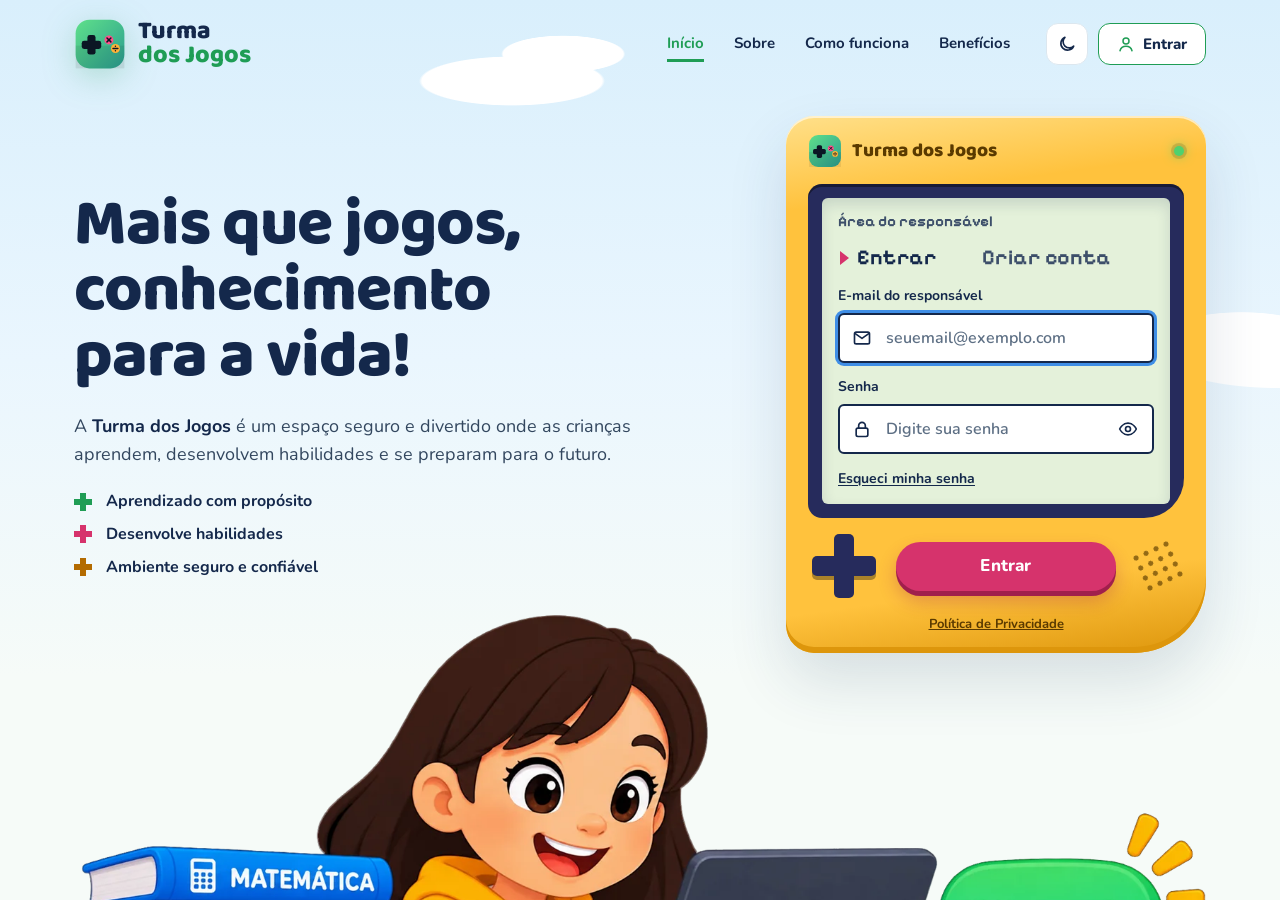
<file: site/index.html>
<!doctype html>
<html lang="pt-BR">
<head>
<meta charset="utf-8">
<meta name="viewport" content="width=device-width, initial-scale=1">
<title>Turma dos Jogos: jogos educativos para crianças</title>
<meta name="description" content="Turma dos Jogos é um site gratuito de jogos educativos para crianças: tabuada com a Cobra Tabuada e inglês com o Gol de Inglês e a Memória em Inglês. Sem anúncios, com o progresso salvo no perfil da criança.">
<!-- endereço oficial: o Google junta aqui o www e outras variações -->
<link rel="canonical" href="https://turmadosjogos.com.br/">
<!-- prévia do link no WhatsApp e nas redes sociais -->
<meta property="og:type" content="website">
<meta property="og:site_name" content="Turma dos Jogos">
<meta property="og:locale" content="pt_BR">
<meta property="og:url" content="https://turmadosjogos.com.br/">
<meta property="og:title" content="Turma dos Jogos: jogos educativos para crianças">
<meta property="og:description" content="Tabuada e inglês de um jeito divertido. Grátis e sem anúncios.">
<meta property="og:image" content="https://turmadosjogos.com.br/imagens/cena-entrada-1600.png">
<meta property="og:image:width" content="1600">
<meta property="og:image:height" content="626">
<meta property="og:image:alt" content="Menina sorrindo enquanto estuda no notebook, ao lado de livros e do mascote da Turma dos Jogos">
<meta name="twitter:card" content="summary_large_image">
<!-- dados para o Google: o nome do site (aparece no resultado da busca) e quem é a Turma dos Jogos -->
<script type="application/ld+json">
{
  "@context": "https://schema.org",
  "@graph": [
    {
      "@type": "WebSite",
      "@id": "https://turmadosjogos.com.br/#site",
      "name": "Turma dos Jogos",
      "url": "https://turmadosjogos.com.br/",
      "inLanguage": "pt-BR",
      "publisher": { "@id": "https://turmadosjogos.com.br/#org" }
    },
    {
      "@type": "Organization",
      "@id": "https://turmadosjogos.com.br/#org",
      "name": "Turma dos Jogos",
      "url": "https://turmadosjogos.com.br/",
      "logo": "https://turmadosjogos.com.br/icones/icone-512.png"
    }
  ]
}
</script>
<meta name="theme-color" content="#0b1624">
<script src="plataforma/tema.js"></script>
<!-- atalho na tela inicial do celular: abre em tela cheia, com ícone próprio -->
<link rel="manifest" href="manifest.webmanifest">
<link rel="apple-touch-icon" href="icones/apple-touch-icon.png">
<meta name="apple-mobile-web-app-capable" content="yes">
<meta name="mobile-web-app-capable" content="yes">
<meta name="apple-mobile-web-app-status-bar-style" content="black">
<meta name="apple-mobile-web-app-title" content="Turma dos Jogos">
<!-- ícone da aba: o mesmo logo da plataforma -->
<link rel="icon" href="data:image/svg+xml,%3Csvg xmlns='http://www.w3.org/2000/svg' viewBox='0 0 64 64'%3E%3Cdefs%3E%3ClinearGradient id='g' x1='0' y1='0' x2='1' y2='1'%3E%3Cstop offset='0' stop-color='%235fe08a'/%3E%3Cstop offset='1' stop-color='%232a9d8f'/%3E%3C/linearGradient%3E%3C/defs%3E%3Crect x='2' y='2' width='60' height='60' rx='17' fill='url(%23g)'/%3E%3Crect x='16.5' y='21' width='10' height='24' rx='3' fill='%230b1624'/%3E%3Crect x='9.5' y='28' width='24' height='10' rx='3' fill='%230b1624'/%3E%3Ccircle cx='43' cy='27' r='5.5' fill='%23ff4f8b'/%3E%3Ccircle cx='51' cy='37.5' r='5.5' fill='%23ffb238'/%3E%3C/svg%3E">
</head>
<body class="platform">
<svg width="0" height="0" style="position:absolute" aria-hidden="true">
  <!-- logo da plataforma: controle de videogame cujo direcional é o sinal de "+" -->
  <defs>
    <linearGradient id="brandGrad" x1="0" y1="0" x2="1" y2="1">
      <stop offset="0" stop-color="#5fe08a"/><stop offset="1" stop-color="#2a9d8f"/>
    </linearGradient>
  </defs>
  <symbol id="brandMark" viewBox="0 0 64 64">
    <rect x="2" y="2" width="60" height="60" rx="17" fill="url(#brandGrad)"/>
    <rect x="2" y="34" width="60" height="28" rx="0" fill="#000" opacity=".08"/>
    <rect x="16.5" y="21" width="10" height="24" rx="3" fill="#0b1624"/>
    <rect x="9.5" y="28" width="24" height="10" rx="3" fill="#0b1624"/>
    <circle cx="43" cy="27" r="5.5" fill="#ff4f8b"/>
    <circle cx="51" cy="37.5" r="5.5" fill="#ffb238"/>
    <path d="M40.6 24.6l4.8 4.8M45.4 24.6l-4.8 4.8" stroke="#0b1624" stroke-width="1.8" stroke-linecap="round"/>
    <path d="M48 37.5h6M51 34.8v0M51 40.2v0" stroke="#0b1624" stroke-width="1.8" stroke-linecap="round"/>
  </symbol>
  <!-- ícones de traço (usam a cor do texto em volta) -->
  <symbol id="icSol" viewBox="0 0 24 24" fill="none" stroke="currentColor" stroke-width="2" stroke-linecap="round">
    <circle cx="12" cy="12" r="4"/><path d="M12 2v2M12 20v2M2 12h2M20 12h2M4.9 4.9l1.4 1.4M17.7 17.7l1.4 1.4M4.9 19.1l1.4-1.4M17.7 6.3l1.4-1.4"/></symbol>
  <symbol id="icLua" viewBox="0 0 24 24" fill="none" stroke="currentColor" stroke-width="2" stroke-linejoin="round">
    <path d="M20 14.5A8 8 0 1 1 9.5 4a6.5 6.5 0 0 0 10.5 10.5z"/></symbol>
  <symbol id="icUsuario" viewBox="0 0 24 24" fill="none" stroke="currentColor" stroke-width="2" stroke-linecap="round">
    <circle cx="12" cy="8" r="4"/><path d="M4 21c1-4 4.5-6 8-6s7 2 8 6"/></symbol>
  <symbol id="icEmail" viewBox="0 0 24 24" fill="none" stroke="currentColor" stroke-width="2" stroke-linejoin="round">
    <rect x="3" y="5" width="18" height="14" rx="2"/><path d="M3.5 6.5l8.5 6 8.5-6"/></symbol>
  <symbol id="icCadeado" viewBox="0 0 24 24" fill="none" stroke="currentColor" stroke-width="2" stroke-linejoin="round">
    <rect x="5" y="11" width="14" height="10" rx="2"/><path d="M8 11V8a4 4 0 0 1 8 0v3"/></symbol>
  <symbol id="icOlho" viewBox="0 0 24 24" fill="none" stroke="currentColor" stroke-width="2" stroke-linejoin="round">
    <path d="M2 12s3.5-7 10-7 10 7 10 7-3.5 7-10 7S2 12 2 12z"/><circle cx="12" cy="12" r="3"/></symbol>
  <!-- ícones cheios (desenhados em branco sobre um quadradinho colorido) -->
  <symbol id="icEstrela" viewBox="0 0 24 24"><path fill="currentColor" d="M12 2.5l2.9 6 6.6.8-4.9 4.5 1.3 6.5L12 17l-5.9 3.3 1.3-6.5-4.9-4.5 6.6-.8z"/></symbol>
  <symbol id="icIdeia" viewBox="0 0 24 24" fill="none" stroke="currentColor" stroke-width="2.2" stroke-linecap="round" stroke-linejoin="round">
    <path d="M9 17h6M10 21h4M12 3a6 6 0 0 0-4 10.5c.8.8 1 1.6 1 2.5h6c0-.9.2-1.7 1-2.5A6 6 0 0 0 12 3z"/></symbol>
  <symbol id="icEscudo" viewBox="0 0 24 24"><path fill="currentColor" d="M12 2.5l8 3v6.2c0 5-3.4 8.6-8 9.8-4.6-1.2-8-4.8-8-9.8V5.5z"/>
    <path d="M8.5 12l2.5 2.5 4.5-5" fill="none" stroke="var(--ic-fundo, #1f9d55)" stroke-width="2.2" stroke-linecap="round" stroke-linejoin="round"/></symbol>
  <symbol id="icControle" viewBox="0 0 24 24"><rect x="2" y="7" width="20" height="11" rx="5.5" fill="currentColor"/>
    <path d="M7.5 10.5v4M5.5 12.5h4" stroke="var(--ic-fundo, #7c5ce6)" stroke-width="1.8" stroke-linecap="round"/>
    <circle cx="15.5" cy="11.5" r="1.3" fill="var(--ic-fundo, #7c5ce6)"/><circle cx="18" cy="13.8" r="1.3" fill="var(--ic-fundo, #7c5ce6)"/></symbol>
  <symbol id="icGrafico" viewBox="0 0 24 24" fill="currentColor"><rect x="3" y="14" width="4" height="7" rx="1"/><rect x="10" y="10" width="4" height="11" rx="1"/>
    <rect x="17" y="6" width="4" height="15" rx="1"/><path d="M3 10l6-5 4 3 6-5" fill="none" stroke="currentColor" stroke-width="2" stroke-linecap="round" stroke-linejoin="round"/></symbol>
  <symbol id="icPessoas" viewBox="0 0 24 24" fill="currentColor"><circle cx="8.5" cy="8" r="3.5"/><circle cx="16.5" cy="9" r="3"/>
    <path d="M1.5 20c.5-4 3.4-6.5 7-6.5s6.5 2.5 7 6.5zM14.5 13.6c3.6-.6 7.1 1.4 8 6.4h-5.5c-.3-2.6-1.2-4.8-2.5-6.4z"/></symbol>
</svg>
<!-- conecta antes aos servidores de fontes: o título aparece mais rápido já na fonte certa -->
<link rel="preconnect" href="https://fonts.googleapis.com">
<link rel="preconnect" href="https://fonts.gstatic.com" crossorigin>
<link rel="stylesheet" href="https://fonts.googleapis.com/css2?family=Baloo+2:wght@700;800&family=Chakra+Petch:wght@500;700&family=IBM+Plex+Mono:wght@400;600&family=Nunito:wght@400;600;700;800&family=Pixelify+Sans:wght@500;700&display=swap">
<link rel="stylesheet" href="plataforma/plataforma.css">

<div class="panel" id="loginPanel">
  <!-- página de entrada: apresentação da plataforma e, ao lado, o login do responsável.
       Fica visível já no HTML (sem "hidden") para buscadores e IAs que não rodam JavaScript lerem o conteúdo;
       quem já está logado não vê esta tela piscar (classe "ja-logado", posta pelo tema.js no <head>). -->
  <div class="entrada" id="inicio">
    <header class="topo">
      <a class="marca" href="#inicio" aria-label="Turma dos Jogos, início">
        <svg width="52" height="52" aria-hidden="true"><use href="#brandMark"/></svg>
        <span>Turma<em>dos Jogos</em></span></a>
      <nav class="menu" aria-label="Seções">
        <a href="#inicio" aria-current="page">Início</a>
        <a href="#sobre">Sobre</a>
        <a href="#como-funciona">Como funciona</a>
        <a href="#beneficios">Benefícios</a>
      </nav>
      <div class="topo-acoes">
        <button type="button" class="tema-btn" data-tema-btn aria-label="Mudar tema">
          <svg class="ic-sol"><use href="#icSol"/></svg><svg class="ic-lua"><use href="#icLua"/></svg></button>
        <button type="button" class="topo-entrar" id="topoEntrar"><svg><use href="#icUsuario"/></svg>Entrar</button>
      </div>
    </header>

    <!-- conteúdo principal (sem o menu e o rodapé): ajuda buscadores e IAs a separar o que importa -->
    <main class="conteudo-principal">
    <section class="hero">
      <div class="hero-texto">
        <h1>Mais que jogos, conhecimento para a vida!</h1>
        <p class="hero-sub">A <b>Turma dos Jogos</b> é um espaço seguro e divertido onde as crianças aprendem,
          desenvolvem habilidades e se preparam para o futuro.</p>
        <ul class="destaques">
          <li>Aprendizado com propósito</li>
          <li>Desenvolve habilidades</li>
          <li>Ambiente seguro e confiável</li>
        </ul>
      </div>

      <!-- login do responsável desenhado como um console portátil: os campos ficam na "tela" e o botão principal no casco -->
      <form class="console" id="loginForm" autocomplete="on" novalidate aria-labelledby="telaTitulo">
        <div class="console-topo">
          <svg width="34" height="34" aria-hidden="true"><use href="#brandMark"/></svg>
          <span>Turma dos Jogos</span>
          <span class="led" aria-hidden="true"></span>
        </div>
        <div class="moldura"><div class="tela">
        <p class="tela-titulo" id="telaTitulo">Área do responsável</p>
        <div class="tabs" id="loginTabs">
          <button type="button" id="tabLogin" aria-pressed="true">Entrar</button>
          <button type="button" id="tabSignup" aria-pressed="false">Criar conta</button>
        </div>
        <p class="aviso" id="loginAviso" hidden></p>
        <label class="field" id="fEmail"><span>E-mail do responsável</span>
          <span class="campo"><svg><use href="#icEmail"/></svg>
            <input id="loginEmail" name="email" type="email" autocomplete="username" inputmode="email" maxlength="120"
              autocapitalize="none" spellcheck="false" placeholder="seuemail@exemplo.com"></span></label>
        <label class="field" id="fCodigo" hidden><span id="codigoRotulo">Código recebido por e-mail</span>
          <span class="campo"><svg><use href="#icEmail"/></svg>
            <input id="loginCode" name="code" inputmode="numeric" autocomplete="one-time-code" maxlength="6" placeholder="6 números"></span></label>
        <div class="field" id="fSenha"><label for="loginPass" id="senhaRotulo">Senha</label>
          <span class="campo"><svg><use href="#icCadeado"/></svg>
            <input id="loginPass" name="password" type="password" autocomplete="current-password" maxlength="100" placeholder="Digite sua senha">
            <button type="button" class="ver-senha" id="verSenha" aria-pressed="false" aria-label="Mostrar senha"><svg><use href="#icOlho"/></svg></button></span>
          <small class="dica" id="senhaDica" hidden>Pelo menos 8 caracteres, com uma letra maiúscula, um número e um caractere especial (ex.: ! @ # $ %).</small></div>
        <label class="aceite" id="fAceite" hidden><input type="checkbox" id="loginConsent">
          <span>Sou maior de 18 anos, responsável pela(s) criança(s) que vão jogar, e concordo com os
            <a href="termos.html" target="_blank" rel="noopener">Termos de Uso</a> e a
            <a href="privacidade.html" target="_blank" rel="noopener">Política de Privacidade</a>.</span></label>
        <p class="hint" id="loginError" aria-live="polite"></p>
        <p class="ok" id="loginOk" aria-live="polite"></p>
        <p class="note links">
          <button type="button" class="link" id="linkEsqueci">Esqueci minha senha</button>
          <button type="button" class="link" id="linkReenviar" hidden>Reenviar código</button>
          <button type="button" class="link" id="linkVoltar" hidden>Voltar</button>
        </p>
        </div></div>
        <div class="controles">
          <span class="dpad" aria-hidden="true"></span>
          <button type="submit" class="principal" id="loginSubmit">Entrar</button>
          <span class="grade" aria-hidden="true"></span>
        </div>
        <p class="note"><a href="privacidade.html" target="_blank" rel="noopener">Política de Privacidade</a></p>
      </form>

      <!-- ilustração: menina estudando no notebook, livros e o mascote (fundo recortado; versão menor para celular;
           WebP é ~90% mais leve, o PNG fica só para navegadores antigos) -->
      <picture class="cena">
        <source type="image/webp" srcset="imagens/cena-entrada-800.webp 800w, imagens/cena-entrada-1600.webp 1600w" sizes="(max-width: 960px) 100vw, 1132px">
        <img src="imagens/cena-entrada-1600.png" width="1600" height="626"
        srcset="imagens/cena-entrada-800.png 800w, imagens/cena-entrada-1600.png 1600w" sizes="(max-width: 960px) 100vw, 1132px"
        alt="Menina sorrindo enquanto estuda no notebook, ao lado de livros de Matemática, Português, Ciências e Inglês e do mascote da Turma dos Jogos">
      </picture>
    </section>

    <section class="beneficios" id="beneficios" aria-label="Benefícios">
      <article><span class="ic roxo"><svg><use href="#icControle"/></svg></span><h3>Jogos Educativos</h3><p>Tabuada e inglês de um jeito divertido.</p></article>
      <article><span class="ic verde"><svg><use href="#icGrafico"/></svg></span><h3>Acompanhamento</h3><p>Veja o progresso da sua criança.</p></article>
      <article><span class="ic ouro"><svg><use href="#icEscudo"/></svg></span><h3>Segurança</h3><p>Proteção e privacidade em primeiro lugar.</p></article>
      <article><span class="ic azul"><svg><use href="#icPessoas"/></svg></span><h3>Suporte</h3><p>Fale com a gente pela <a href="contato.html">página de Contato</a>.</p></article>
    </section>

    <section class="secao sobre" id="sobre" aria-labelledby="sobreTitulo">
      <div class="sobre-texto">
        <h2 id="sobreTitulo">Sobre a Turma dos Jogos</h2>
        <p>A Turma dos Jogos é um espaço de jogos educativos para crianças aprenderem brincando. Cada jogo treina
          um conteúdo da escola de um jeito divertido.</p>
        <p>Aqui não há anúncios, e a criança joga num perfil criado pelo responsável, só com um apelido. O progresso fica
          salvo, e ela continua de onde parou em qualquer aparelho.</p>
      </div>
      <ul class="sobre-jogos">
        <li><span class="ic verde"><svg><use href="#icControle"/></svg></span>
          <div><h3>Cobra Tabuada</h3><p>A criança pratica a tabuada guiando uma cobrinha.</p></div></li>
        <li><span class="ic azul"><svg><use href="#icControle"/></svg></span>
          <div><h3>Gol de Inglês</h3><p>Bate pênaltis enquanto aprende palavras em inglês.</p></div></li>
        <li><span class="ic ouro"><svg><use href="#icControle"/></svg></span>
          <div><h3>Memória em Inglês</h3><p>Junta cada palavra em inglês com a sua figura e ouve como se fala.</p></div></li>
        <li class="em-breve"><span class="ic roxo"><svg><use href="#icEstrela"/></svg></span>
          <div><h3>Mais jogos em breve</h3><p>Novos jogos educativos estão a caminho.</p></div></li>
      </ul>
    </section>

    <section class="secao como" id="como-funciona" aria-labelledby="comoTitulo">
      <h2 id="comoTitulo">Como funciona</h2>
      <ol class="passos">
        <li><span class="passo-num">1</span>
          <h3>Crie a conta do responsável</h3><p>Use seu e-mail e uma senha. É rápido e gratuito.</p></li>
        <li><span class="passo-num">2</span>
          <h3>Crie o perfil da criança</h3><p>Escolha um apelido, uma cor e o desenho (menino ou menina).
            Cada conta pode ter até 6 perfis.</p></li>
        <li><span class="passo-num">3</span>
          <h3>Hora de jogar!</h3><p>A criança escolhe o jogo, e cada recorde, medalha e nível conquistado fica salvo
            no perfil dela.</p></li>
      </ol>
      <button type="button" class="como-cta" id="comoCriar">Criar conta grátis</button>
    </section>
    </main>

    <footer class="faixa">
      <p class="chamada"><span class="brilho" aria-hidden="true"></span><span class="frase">Juntos, construímos um futuro melhor através do aprendizado!</span><span class="brilho" aria-hidden="true"></span></p>
      <!-- rodapé: links para as páginas de apoio -->
      <nav class="rodape-links" aria-label="Links do rodapé">
        <a href="duvidas.html">Dúvidas frequentes</a>
        <a href="contato.html">Contato</a>
        <a href="termos.html">Termos de Uso</a>
        <a href="privacidade.html" target="_blank" rel="noopener">Política de Privacidade</a>
      </nav>
      <p class="copyright">© 2026 Turma dos Jogos. Todos os direitos reservados.</p>
    </footer>
  </div>
</div>

<div class="panel" id="perfisPanel" hidden>
  <div class="card perfis">
    <div class="hub-head">
      <div class="brand-title"><svg class="brand-mark" width="36" height="36" aria-hidden="true"><use href="#brandMark"/></svg>Turma <em>dos Jogos</em></div>
      <span class="hub-links"><button type="button" class="tema-btn" data-tema-btn aria-label="Mudar tema"><svg class="ic-sol"><use href="#icSol"/></svg><svg class="ic-lua"><use href="#icLua"/></svg></button><button class="link" id="perfisSair">Sair</button></span>
    </div>
    <h1 class="sub-h1" id="perfisTitulo">Quem vai <em>jogar?</em></h1>
    <p class="hint" id="perfisErro" role="alert"></p>
    <div class="perfis-lista" id="perfisLista"></div>
    <form class="perfil-form" id="perfilForm" novalidate hidden>
      <h3 id="perfilFormTitulo">Novo perfil</h3>
      <label class="field"><span>Apelido</span>
        <input id="perfilNome" maxlength="20" autocomplete="off" spellcheck="false"></label>
      <p class="note">Use só um apelido. Não é preciso o nome completo da criança.</p>
      <div class="field"><span>Desenho do perfil</span>
        <div class="generos" id="perfilGenero" role="radiogroup" aria-label="Desenho do perfil"></div></div>
      <div class="cores" id="perfilCores" role="radiogroup" aria-label="Cor do perfil"></div>
      <p class="hint" id="perfilErro" role="alert"></p>
      <div class="actions">
        <button type="submit" id="perfilSalvar">Salvar</button>
        <button type="button" class="alt" id="perfilCancelar">Cancelar</button>
        <button type="button" class="alt" id="perfilApagar">Apagar perfil</button>
      </div>
    </form>
    <form class="perfil-form mfa-form" id="mfaForm" novalidate hidden>
      <h3>Verificação em duas etapas</h3>
      <p class="note" id="mfaStatus"></p>
      <div id="mfaCadastro" hidden>
        <p class="note">1. Abra um app autenticador (Google Authenticator, Microsoft Authenticator…) e leia o QR code:</p>
        <div class="mfa-qr" id="mfaQr"></div>
        <p class="note">Sem câmera? <a id="mfaLink" href="#">Abrir no app</a> ou digite a chave no app:</p>
        <code class="mfa-chave" id="mfaChave"></code>
        <label class="field"><span>2. Digite o código de 6 números que aparece no app</span>
          <input id="mfaCodigo" inputmode="numeric" autocomplete="one-time-code" maxlength="6" placeholder="6 números"></label>
      </div>
      <p class="hint" id="mfaErro" role="alert"></p>
      <div class="actions">
        <button type="submit" id="mfaAcao">Ativar</button>
        <button type="button" class="alt" id="mfaFechar">Fechar</button>
      </div>
    </form>
    <p class="note conta">Conta: <span id="contaEmail"></span>
      <button class="link" id="contaMfa">Verificação em duas etapas</button>
      <button class="link" id="perfisEditar">Editar perfis</button>
      <button class="link perigo" id="contaExcluir" hidden>Excluir conta</button></p>
  </div>
</div>

<div class="panel" id="hubPanel" hidden>
  <div class="card hub">
    <div class="hub-head">
      <div class="brand-title"><svg class="brand-mark" width="36" height="36" aria-hidden="true"><use href="#brandMark"/></svg>Turma <em>dos Jogos</em></div>
      <span class="hub-links"><button type="button" class="tema-btn" data-tema-btn aria-label="Mudar tema"><svg class="ic-sol"><use href="#icSol"/></svg><svg class="ic-lua"><use href="#icLua"/></svg></button><button class="link" id="hubTrocar">Trocar jogador</button> · <button class="link" id="hubLogout">Sair</button></span>
    </div>
    <div class="greet">
      <h1 class="hello">
        <span class="pop" id="hubHello" style="--i:0">Olá,</span>
        <span class="pop name" id="hubName" style="--i:1">—</span><span class="pop" style="--i:2">!</span>
        <svg class="spark s1" viewBox="0 0 20 20" aria-hidden="true"><path d="M10 0l2.4 7.6L20 10l-7.6 2.4L10 20l-2.4-7.6L0 10l7.6-2.4z"/></svg>
        <svg class="spark s2" viewBox="0 0 20 20" aria-hidden="true"><path d="M10 0l2.4 7.6L20 10l-7.6 2.4L10 20l-2.4-7.6L0 10l7.6-2.4z"/></svg>
      </h1>
      <p class="cheer" id="hubCheer">Pronto para aprender brincando?</p>
    </div>
    <p>Escolha um jogo para começar. Seu progresso fica salvo em cada um.</p>
    <p class="hint" id="hubError" role="alert"></p>
    <div class="games" id="games"></div>
  </div>
</div>

<!-- o jogo escolhido é desenhado aqui -->
<div id="gameRoot" hidden></div>

<script src="plataforma/config.js"></script>
<script src="plataforma/nuvem.js"></script>
<script src="plataforma/plataforma.js"></script>
<!-- catálogo: cada jogo registra seu cartão (arquivo leve); o jogo em si só carrega ao clicar em Jogar -->
<script src="jogos/cobra-tabuada/cartao.js"></script>
<script src="jogos/gol-de-ingles/cartao.js"></script>
<script src="jogos/memoria-em-ingles/cartao.js"></script>
<script src="plataforma/iniciar.js"></script>
</body>
</html>
</file>
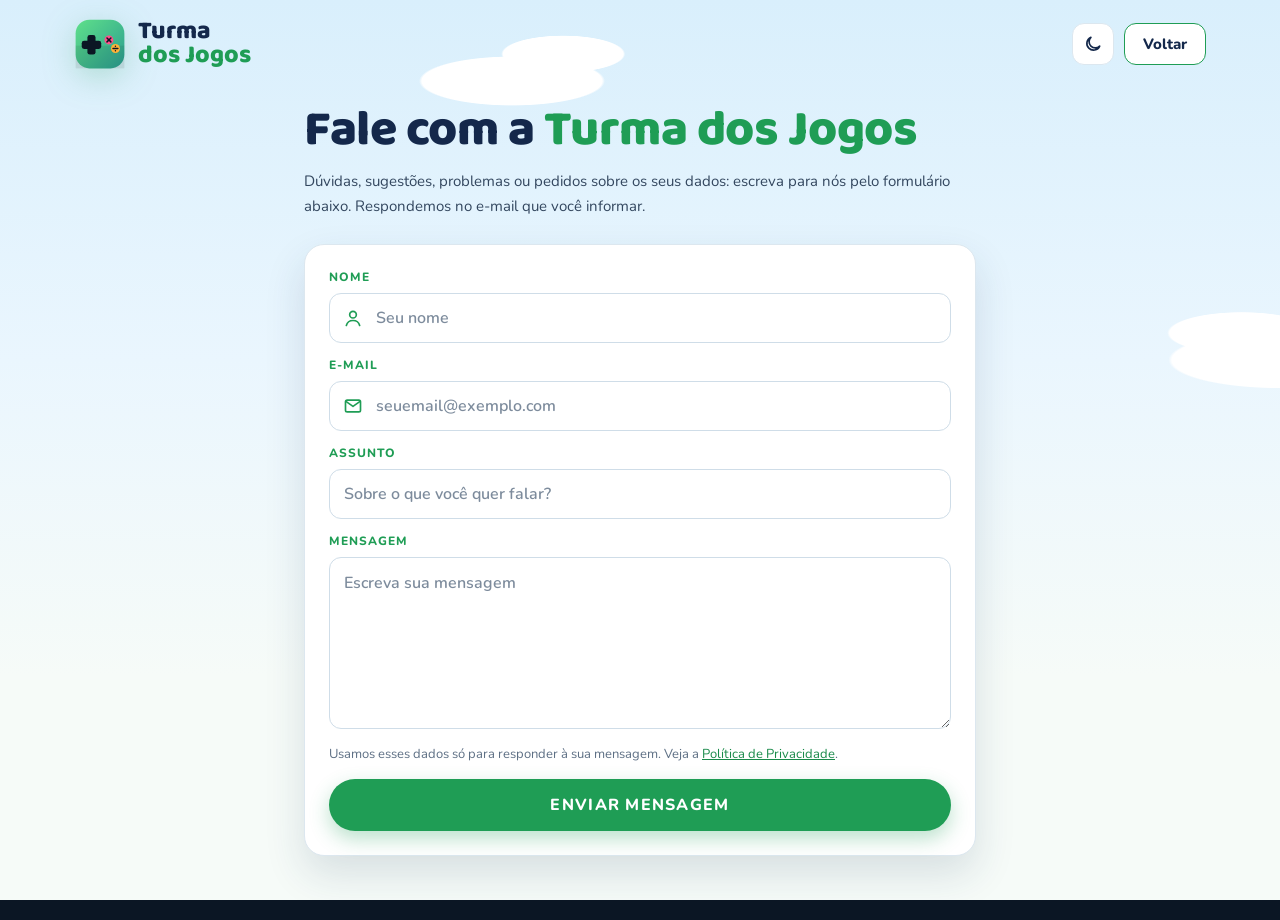
<file: site/contato.html>
<!doctype html>
<html lang="pt-BR">
<head>
<meta charset="utf-8">
<meta name="viewport" content="width=device-width, initial-scale=1">
<title>Contato · Turma dos Jogos</title>
<meta name="description" content="Fale com a Turma dos Jogos: dúvidas, sugestões e pedidos sobre dados.">
<link rel="canonical" href="https://turmadosjogos.com.br/contato.html">
<meta name="theme-color" content="#0b1624">
<!-- ícone da aba e do atalho no celular: o mesmo logo da plataforma -->
<link rel="manifest" href="manifest.webmanifest">
<link rel="apple-touch-icon" href="icones/apple-touch-icon.png">
<link rel="icon" href="data:image/svg+xml,%3Csvg xmlns='http://www.w3.org/2000/svg' viewBox='0 0 64 64'%3E%3Cdefs%3E%3ClinearGradient id='g' x1='0' y1='0' x2='1' y2='1'%3E%3Cstop offset='0' stop-color='%235fe08a'/%3E%3Cstop offset='1' stop-color='%232a9d8f'/%3E%3C/linearGradient%3E%3C/defs%3E%3Crect x='2' y='2' width='60' height='60' rx='17' fill='url(%23g)'/%3E%3Crect x='16.5' y='21' width='10' height='24' rx='3' fill='%230b1624'/%3E%3Crect x='9.5' y='28' width='24' height='10' rx='3' fill='%230b1624'/%3E%3Ccircle cx='43' cy='27' r='5.5' fill='%23ff4f8b'/%3E%3Ccircle cx='51' cy='37.5' r='5.5' fill='%23ffb238'/%3E%3C/svg%3E">
<script src="plataforma/tema.js"></script>
<link rel="preconnect" href="https://fonts.googleapis.com">
<link rel="preconnect" href="https://fonts.gstatic.com" crossorigin>
<link rel="stylesheet" href="https://fonts.googleapis.com/css2?family=Baloo+2:wght@700;800&family=Nunito:wght@400;600;700;800&display=swap">
<link rel="stylesheet" href="plataforma/plataforma.css">
</head>
<body class="platform pagina">
<svg width="0" height="0" style="position:absolute" aria-hidden="true">
  <!-- logo da plataforma: controle de videogame cujo direcional é o sinal de "+" -->
  <defs>
    <linearGradient id="brandGrad" x1="0" y1="0" x2="1" y2="1">
      <stop offset="0" stop-color="#5fe08a"/><stop offset="1" stop-color="#2a9d8f"/>
    </linearGradient>
  </defs>
  <symbol id="brandMark" viewBox="0 0 64 64">
    <rect x="2" y="2" width="60" height="60" rx="17" fill="url(#brandGrad)"/>
    <rect x="2" y="34" width="60" height="28" rx="0" fill="#000" opacity=".08"/>
    <rect x="16.5" y="21" width="10" height="24" rx="3" fill="#0b1624"/>
    <rect x="9.5" y="28" width="24" height="10" rx="3" fill="#0b1624"/>
    <circle cx="43" cy="27" r="5.5" fill="#ff4f8b"/>
    <circle cx="51" cy="37.5" r="5.5" fill="#ffb238"/>
    <path d="M40.6 24.6l4.8 4.8M45.4 24.6l-4.8 4.8" stroke="#0b1624" stroke-width="1.8" stroke-linecap="round"/>
    <path d="M48 37.5h6M51 34.8v0M51 40.2v0" stroke="#0b1624" stroke-width="1.8" stroke-linecap="round"/>
  </symbol>
  <!-- ícones de traço (usam a cor do texto em volta) -->
  <symbol id="icSol" viewBox="0 0 24 24" fill="none" stroke="currentColor" stroke-width="2" stroke-linecap="round">
    <circle cx="12" cy="12" r="4"/><path d="M12 2v2M12 20v2M2 12h2M20 12h2M4.9 4.9l1.4 1.4M17.7 17.7l1.4 1.4M4.9 19.1l1.4-1.4M17.7 6.3l1.4-1.4"/></symbol>
  <symbol id="icLua" viewBox="0 0 24 24" fill="none" stroke="currentColor" stroke-width="2" stroke-linejoin="round">
    <path d="M20 14.5A8 8 0 1 1 9.5 4a6.5 6.5 0 0 0 10.5 10.5z"/></symbol>
  <symbol id="icUsuario" viewBox="0 0 24 24" fill="none" stroke="currentColor" stroke-width="2" stroke-linecap="round">
    <circle cx="12" cy="8" r="4"/><path d="M4 21c1-4 4.5-6 8-6s7 2 8 6"/></symbol>
  <symbol id="icEmail" viewBox="0 0 24 24" fill="none" stroke="currentColor" stroke-width="2" stroke-linejoin="round">
    <rect x="3" y="5" width="18" height="14" rx="2"/><path d="M3.5 6.5l8.5 6 8.5-6"/></symbol>
  <symbol id="icCadeado" viewBox="0 0 24 24" fill="none" stroke="currentColor" stroke-width="2" stroke-linejoin="round">
    <rect x="5" y="11" width="14" height="10" rx="2"/><path d="M8 11V8a4 4 0 0 1 8 0v3"/></symbol>
  <symbol id="icOlho" viewBox="0 0 24 24" fill="none" stroke="currentColor" stroke-width="2" stroke-linejoin="round">
    <path d="M2 12s3.5-7 10-7 10 7 10 7-3.5 7-10 7S2 12 2 12z"/><circle cx="12" cy="12" r="3"/></symbol>
  <!-- ícones cheios (desenhados em branco sobre um quadradinho colorido) -->
  <symbol id="icEstrela" viewBox="0 0 24 24"><path fill="currentColor" d="M12 2.5l2.9 6 6.6.8-4.9 4.5 1.3 6.5L12 17l-5.9 3.3 1.3-6.5-4.9-4.5 6.6-.8z"/></symbol>
  <symbol id="icIdeia" viewBox="0 0 24 24" fill="none" stroke="currentColor" stroke-width="2.2" stroke-linecap="round" stroke-linejoin="round">
    <path d="M9 17h6M10 21h4M12 3a6 6 0 0 0-4 10.5c.8.8 1 1.6 1 2.5h6c0-.9.2-1.7 1-2.5A6 6 0 0 0 12 3z"/></symbol>
  <symbol id="icEscudo" viewBox="0 0 24 24"><path fill="currentColor" d="M12 2.5l8 3v6.2c0 5-3.4 8.6-8 9.8-4.6-1.2-8-4.8-8-9.8V5.5z"/>
    <path d="M8.5 12l2.5 2.5 4.5-5" fill="none" stroke="var(--ic-fundo, #1f9d55)" stroke-width="2.2" stroke-linecap="round" stroke-linejoin="round"/></symbol>
  <symbol id="icControle" viewBox="0 0 24 24"><rect x="2" y="7" width="20" height="11" rx="5.5" fill="currentColor"/>
    <path d="M7.5 10.5v4M5.5 12.5h4" stroke="var(--ic-fundo, #7c5ce6)" stroke-width="1.8" stroke-linecap="round"/>
    <circle cx="15.5" cy="11.5" r="1.3" fill="var(--ic-fundo, #7c5ce6)"/><circle cx="18" cy="13.8" r="1.3" fill="var(--ic-fundo, #7c5ce6)"/></symbol>
  <symbol id="icGrafico" viewBox="0 0 24 24" fill="currentColor"><rect x="3" y="14" width="4" height="7" rx="1"/><rect x="10" y="10" width="4" height="11" rx="1"/>
    <rect x="17" y="6" width="4" height="15" rx="1"/><path d="M3 10l6-5 4 3 6-5" fill="none" stroke="currentColor" stroke-width="2" stroke-linecap="round" stroke-linejoin="round"/></symbol>
  <symbol id="icPessoas" viewBox="0 0 24 24" fill="currentColor"><circle cx="8.5" cy="8" r="3.5"/><circle cx="16.5" cy="9" r="3"/>
    <path d="M1.5 20c.5-4 3.4-6.5 7-6.5s6.5 2.5 7 6.5zM14.5 13.6c3.6-.6 7.1 1.4 8 6.4h-5.5c-.3-2.6-1.2-4.8-2.5-6.4z"/></symbol>
</svg>
<header class="topo">
  <a class="marca" href="./" aria-label="Turma dos Jogos, início">
    <svg width="52" height="52" aria-hidden="true"><use href="#brandMark"/></svg>
    <span>Turma<em>dos Jogos</em></span></a>
  <div class="topo-acoes">
    <button type="button" class="tema-btn" data-tema-btn aria-label="Mudar tema">
      <svg class="ic-sol"><use href="#icSol"/></svg><svg class="ic-lua"><use href="#icLua"/></svg></button>
    <a class="topo-entrar" href="./">Voltar</a>
  </div>
</header>

<main class="documento">
  <h1>Fale com a <em>Turma dos Jogos</em></h1>
  <p>Dúvidas, sugestões, problemas ou pedidos sobre os seus dados: escreva para nós pelo formulário abaixo.
    Respondemos no e-mail que você informar.</p>

  <form class="contato-form" id="contatoForm" novalidate>
    <label class="field"><span>Nome</span>
      <span class="campo"><svg><use href="#icUsuario"/></svg>
        <input id="cNome" name="nome" autocomplete="name" maxlength="80" placeholder="Seu nome"></span></label>
    <label class="field"><span>E-mail</span>
      <span class="campo"><svg><use href="#icEmail"/></svg>
        <input id="cEmail" name="email" type="email" autocomplete="email" inputmode="email" maxlength="120"
          autocapitalize="none" spellcheck="false" placeholder="seuemail@exemplo.com"></span></label>
    <label class="field"><span>Assunto</span>
      <input id="cAssunto" name="assunto" maxlength="120" placeholder="Sobre o que você quer falar?"></label>
    <label class="field"><span>Mensagem</span>
      <textarea id="cMensagem" name="mensagem" maxlength="3000" rows="6" placeholder="Escreva sua mensagem"></textarea></label>
    <!-- campo escondido: pessoas não veem nem preenchem; robôs de spam costumam preencher -->
    <label class="isca" aria-hidden="true">Site <input id="cSite" name="site" tabindex="-1" autocomplete="off"></label>
    <p class="note">Usamos esses dados só para responder à sua mensagem.
      Veja a <a href="privacidade.html">Política de Privacidade</a>.</p>
    <p class="hint" id="contatoErro" role="alert"></p>
    <button type="submit" id="contatoEnviar">Enviar mensagem</button>
  </form>

  <div class="contato-ok" id="contatoOk" role="status" hidden>
    <h2>Mensagem enviada!</h2>
    <p>Obrigado por escrever. Vamos responder no e-mail que você informou.</p>
    <button type="button" class="alt" id="contatoOutra">Enviar outra mensagem</button>
  </div>
</main>

<script src="plataforma/config.js"></script>
<script src="plataforma/contato.js"></script>
</body>
</html>
</file>
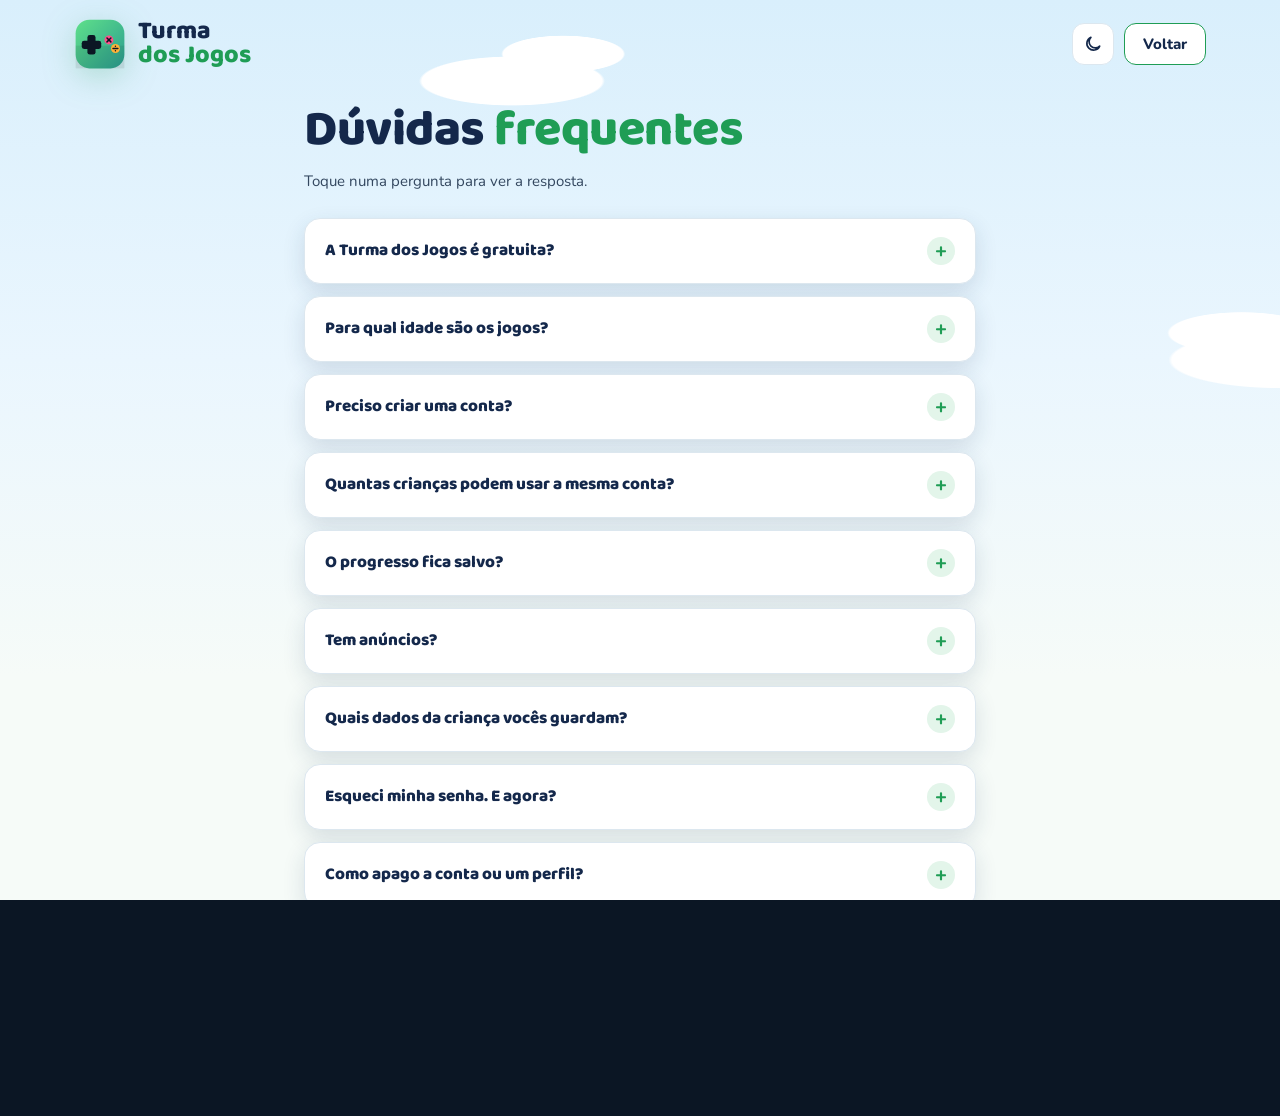
<file: site/duvidas.html>
<!doctype html>
<html lang="pt-BR">
<head>
<meta charset="utf-8">
<meta name="viewport" content="width=device-width, initial-scale=1">
<title>Dúvidas frequentes · Turma dos Jogos</title>
<meta name="description" content="Perguntas e respostas sobre a Turma dos Jogos: conta, perfis, progresso, dados e senha.">
<link rel="canonical" href="https://turmadosjogos.com.br/duvidas.html">
<meta name="theme-color" content="#0b1624">
<!-- ícone da aba e do atalho no celular: o mesmo logo da plataforma -->
<link rel="manifest" href="manifest.webmanifest">
<link rel="apple-touch-icon" href="icones/apple-touch-icon.png">
<link rel="icon" href="data:image/svg+xml,%3Csvg xmlns='http://www.w3.org/2000/svg' viewBox='0 0 64 64'%3E%3Cdefs%3E%3ClinearGradient id='g' x1='0' y1='0' x2='1' y2='1'%3E%3Cstop offset='0' stop-color='%235fe08a'/%3E%3Cstop offset='1' stop-color='%232a9d8f'/%3E%3C/linearGradient%3E%3C/defs%3E%3Crect x='2' y='2' width='60' height='60' rx='17' fill='url(%23g)'/%3E%3Crect x='16.5' y='21' width='10' height='24' rx='3' fill='%230b1624'/%3E%3Crect x='9.5' y='28' width='24' height='10' rx='3' fill='%230b1624'/%3E%3Ccircle cx='43' cy='27' r='5.5' fill='%23ff4f8b'/%3E%3Ccircle cx='51' cy='37.5' r='5.5' fill='%23ffb238'/%3E%3C/svg%3E">
<script src="plataforma/tema.js"></script>
<link rel="preconnect" href="https://fonts.googleapis.com">
<link rel="preconnect" href="https://fonts.gstatic.com" crossorigin>
<link rel="stylesheet" href="https://fonts.googleapis.com/css2?family=Baloo+2:wght@700;800&family=Nunito:wght@400;600;700;800&display=swap">
<link rel="stylesheet" href="plataforma/plataforma.css">
</head>
<body class="platform pagina">
<svg width="0" height="0" style="position:absolute" aria-hidden="true">
  <!-- logo da plataforma: controle de videogame cujo direcional é o sinal de "+" -->
  <defs>
    <linearGradient id="brandGrad" x1="0" y1="0" x2="1" y2="1">
      <stop offset="0" stop-color="#5fe08a"/><stop offset="1" stop-color="#2a9d8f"/>
    </linearGradient>
  </defs>
  <symbol id="brandMark" viewBox="0 0 64 64">
    <rect x="2" y="2" width="60" height="60" rx="17" fill="url(#brandGrad)"/>
    <rect x="2" y="34" width="60" height="28" rx="0" fill="#000" opacity=".08"/>
    <rect x="16.5" y="21" width="10" height="24" rx="3" fill="#0b1624"/>
    <rect x="9.5" y="28" width="24" height="10" rx="3" fill="#0b1624"/>
    <circle cx="43" cy="27" r="5.5" fill="#ff4f8b"/>
    <circle cx="51" cy="37.5" r="5.5" fill="#ffb238"/>
    <path d="M40.6 24.6l4.8 4.8M45.4 24.6l-4.8 4.8" stroke="#0b1624" stroke-width="1.8" stroke-linecap="round"/>
    <path d="M48 37.5h6M51 34.8v0M51 40.2v0" stroke="#0b1624" stroke-width="1.8" stroke-linecap="round"/>
  </symbol>
  <!-- ícones de traço (usam a cor do texto em volta) -->
  <symbol id="icSol" viewBox="0 0 24 24" fill="none" stroke="currentColor" stroke-width="2" stroke-linecap="round">
    <circle cx="12" cy="12" r="4"/><path d="M12 2v2M12 20v2M2 12h2M20 12h2M4.9 4.9l1.4 1.4M17.7 17.7l1.4 1.4M4.9 19.1l1.4-1.4M17.7 6.3l1.4-1.4"/></symbol>
  <symbol id="icLua" viewBox="0 0 24 24" fill="none" stroke="currentColor" stroke-width="2" stroke-linejoin="round">
    <path d="M20 14.5A8 8 0 1 1 9.5 4a6.5 6.5 0 0 0 10.5 10.5z"/></symbol>
  <symbol id="icUsuario" viewBox="0 0 24 24" fill="none" stroke="currentColor" stroke-width="2" stroke-linecap="round">
    <circle cx="12" cy="8" r="4"/><path d="M4 21c1-4 4.5-6 8-6s7 2 8 6"/></symbol>
  <symbol id="icEmail" viewBox="0 0 24 24" fill="none" stroke="currentColor" stroke-width="2" stroke-linejoin="round">
    <rect x="3" y="5" width="18" height="14" rx="2"/><path d="M3.5 6.5l8.5 6 8.5-6"/></symbol>
  <symbol id="icCadeado" viewBox="0 0 24 24" fill="none" stroke="currentColor" stroke-width="2" stroke-linejoin="round">
    <rect x="5" y="11" width="14" height="10" rx="2"/><path d="M8 11V8a4 4 0 0 1 8 0v3"/></symbol>
  <symbol id="icOlho" viewBox="0 0 24 24" fill="none" stroke="currentColor" stroke-width="2" stroke-linejoin="round">
    <path d="M2 12s3.5-7 10-7 10 7 10 7-3.5 7-10 7S2 12 2 12z"/><circle cx="12" cy="12" r="3"/></symbol>
  <!-- ícones cheios (desenhados em branco sobre um quadradinho colorido) -->
  <symbol id="icEstrela" viewBox="0 0 24 24"><path fill="currentColor" d="M12 2.5l2.9 6 6.6.8-4.9 4.5 1.3 6.5L12 17l-5.9 3.3 1.3-6.5-4.9-4.5 6.6-.8z"/></symbol>
  <symbol id="icIdeia" viewBox="0 0 24 24" fill="none" stroke="currentColor" stroke-width="2.2" stroke-linecap="round" stroke-linejoin="round">
    <path d="M9 17h6M10 21h4M12 3a6 6 0 0 0-4 10.5c.8.8 1 1.6 1 2.5h6c0-.9.2-1.7 1-2.5A6 6 0 0 0 12 3z"/></symbol>
  <symbol id="icEscudo" viewBox="0 0 24 24"><path fill="currentColor" d="M12 2.5l8 3v6.2c0 5-3.4 8.6-8 9.8-4.6-1.2-8-4.8-8-9.8V5.5z"/>
    <path d="M8.5 12l2.5 2.5 4.5-5" fill="none" stroke="var(--ic-fundo, #1f9d55)" stroke-width="2.2" stroke-linecap="round" stroke-linejoin="round"/></symbol>
  <symbol id="icControle" viewBox="0 0 24 24"><rect x="2" y="7" width="20" height="11" rx="5.5" fill="currentColor"/>
    <path d="M7.5 10.5v4M5.5 12.5h4" stroke="var(--ic-fundo, #7c5ce6)" stroke-width="1.8" stroke-linecap="round"/>
    <circle cx="15.5" cy="11.5" r="1.3" fill="var(--ic-fundo, #7c5ce6)"/><circle cx="18" cy="13.8" r="1.3" fill="var(--ic-fundo, #7c5ce6)"/></symbol>
  <symbol id="icGrafico" viewBox="0 0 24 24" fill="currentColor"><rect x="3" y="14" width="4" height="7" rx="1"/><rect x="10" y="10" width="4" height="11" rx="1"/>
    <rect x="17" y="6" width="4" height="15" rx="1"/><path d="M3 10l6-5 4 3 6-5" fill="none" stroke="currentColor" stroke-width="2" stroke-linecap="round" stroke-linejoin="round"/></symbol>
  <symbol id="icPessoas" viewBox="0 0 24 24" fill="currentColor"><circle cx="8.5" cy="8" r="3.5"/><circle cx="16.5" cy="9" r="3"/>
    <path d="M1.5 20c.5-4 3.4-6.5 7-6.5s6.5 2.5 7 6.5zM14.5 13.6c3.6-.6 7.1 1.4 8 6.4h-5.5c-.3-2.6-1.2-4.8-2.5-6.4z"/></symbol>
</svg>
<header class="topo">
  <a class="marca" href="./" aria-label="Turma dos Jogos, início">
    <svg width="52" height="52" aria-hidden="true"><use href="#brandMark"/></svg>
    <span>Turma<em>dos Jogos</em></span></a>
  <div class="topo-acoes">
    <button type="button" class="tema-btn" data-tema-btn aria-label="Mudar tema">
      <svg class="ic-sol"><use href="#icSol"/></svg><svg class="ic-lua"><use href="#icLua"/></svg></button>
    <a class="topo-entrar" href="./">Voltar</a>
  </div>
</header>

<main class="documento">
  <h1>Dúvidas <em>frequentes</em></h1>
  <p>Toque numa pergunta para ver a resposta.</p>

  <div class="duvidas">
    <details class="duvida"><summary>A Turma dos Jogos é gratuita?</summary>
      <p>Sim, os jogos atuais podem ser usados de graça.</p></details>
    <details class="duvida"><summary>Para qual idade são os jogos?</summary>
      <p>Para crianças do ensino fundamental. Os jogos têm níveis e fases que ficam mais difíceis aos poucos,
        então cada criança avança no seu ritmo.</p></details>
    <details class="duvida"><summary>Preciso criar uma conta?</summary>
      <p>Sim. Um adulto responsável cria a conta e, dentro dela, cria o perfil de cada criança. Crianças não criam contas.</p></details>
    <details class="duvida"><summary>Quantas crianças podem usar a mesma conta?</summary>
      <p>Até 6, cada uma com o próprio perfil e o próprio progresso.</p></details>
    <details class="duvida"><summary>O progresso fica salvo?</summary>
      <p>Sim, na nuvem. Dá para continuar em outro celular, tablet ou computador, entrando com a mesma conta.</p></details>
    <details class="duvida"><summary>Tem anúncios?</summary>
      <p>Não. A Turma dos Jogos não mostra anúncios.</p></details>
    <details class="duvida"><summary>Quais dados da criança vocês guardam?</summary>
      <p>Só o apelido, a cor, o desenho do perfil e o progresso nos jogos. Não pedimos nome completo, foto, idade nem escola.
        Veja a <a href="privacidade.html">Política de Privacidade</a>.</p></details>
    <details class="duvida"><summary>Esqueci minha senha. E agora?</summary>
      <p>Na tela de entrada, clique em <b>Esqueci minha senha</b> e siga o código enviado para o seu e-mail.</p></details>
    <details class="duvida"><summary>Como apago a conta ou um perfil?</summary>
      <p>Na tela <b>Quem vai jogar?</b>, clique em <b>Editar perfis</b>. Ali você apaga um perfil ou exclui a conta inteira.</p></details>
    <details class="duvida"><summary>Não encontrei minha dúvida.</summary>
      <p>Fale com a gente pela página de <a href="contato.html">Contato</a>.</p></details>
  </div>

  <p style="margin-top:40px"><a href="./">← Voltar para a Turma dos Jogos</a></p>
</main>
</body>
</html>
</file>
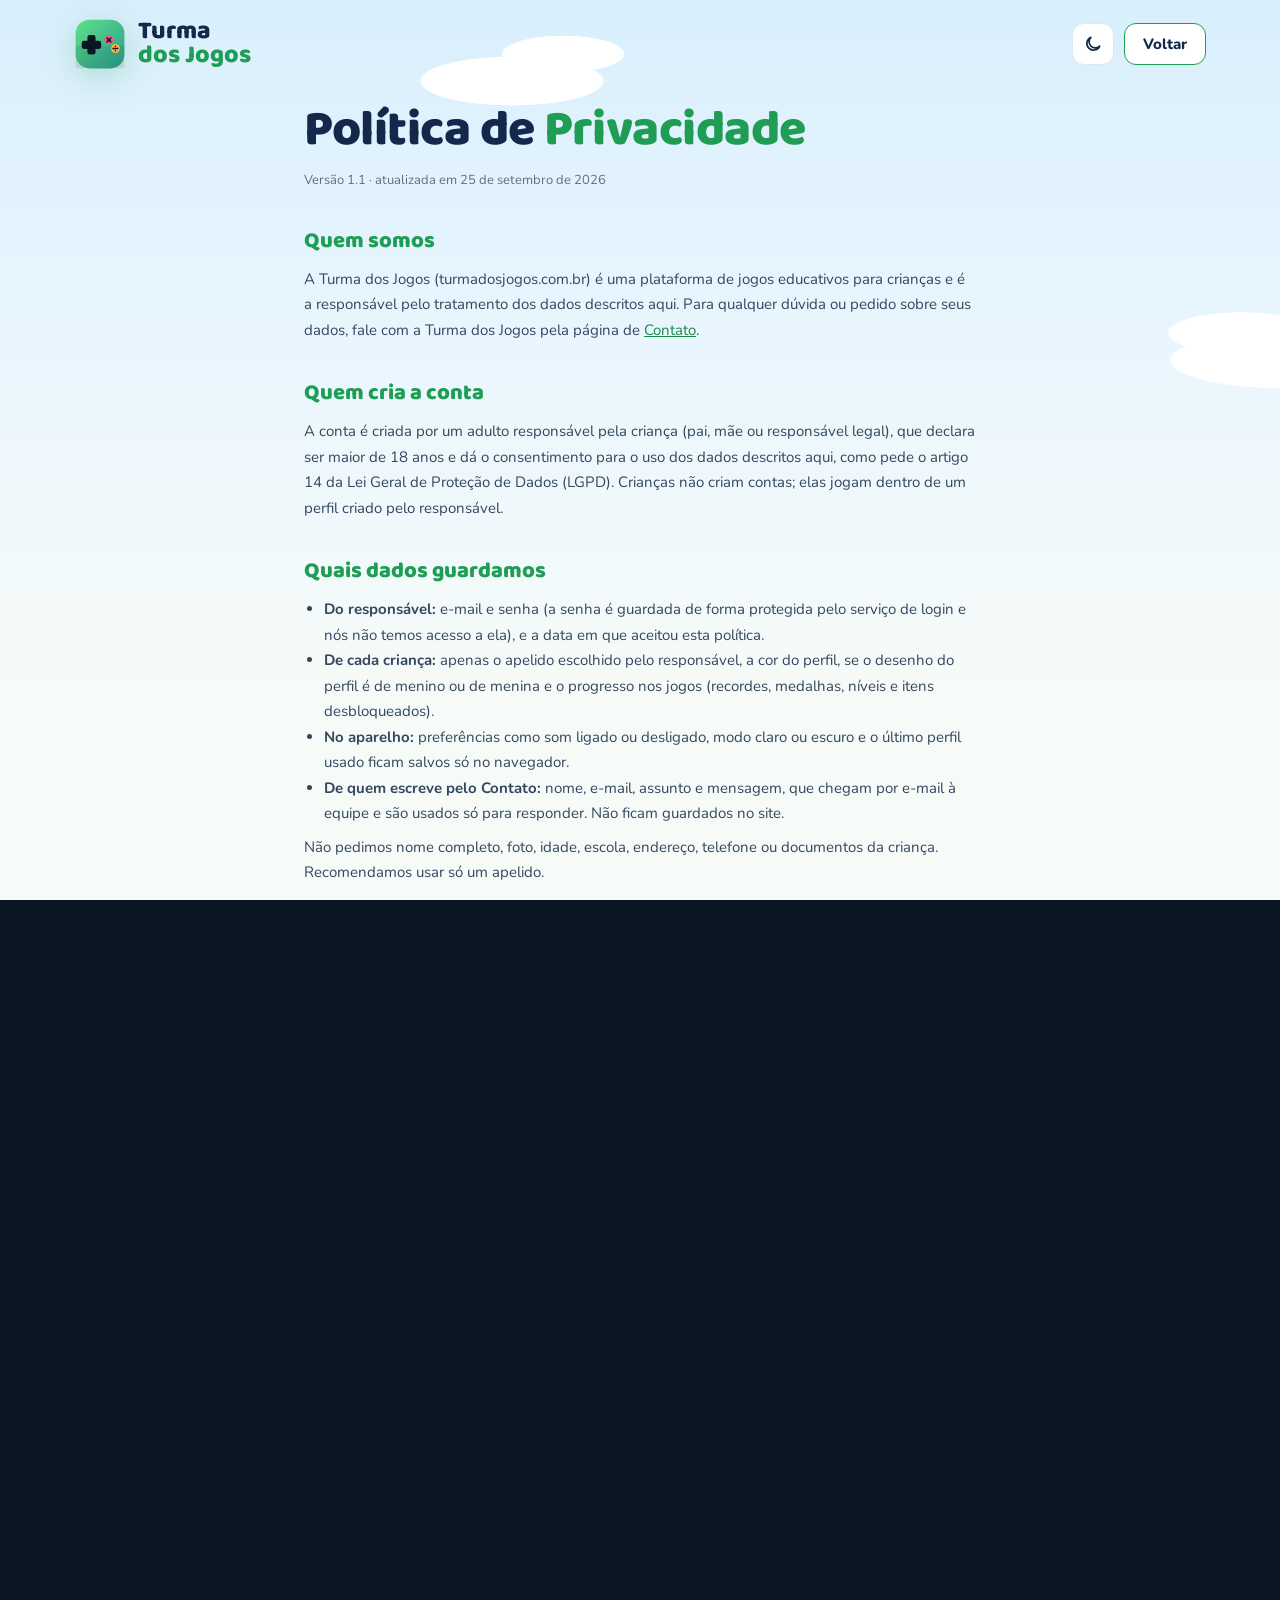
<file: site/privacidade.html>
<!doctype html>
<html lang="pt-BR">
<head>
<meta charset="utf-8">
<meta name="viewport" content="width=device-width, initial-scale=1">
<title>Política de Privacidade · Turma dos Jogos</title>
<meta name="description" content="Como a Turma dos Jogos cuida dos dados: o que guardamos do responsável e da criança, onde ficam e como pedir a exclusão (LGPD).">
<link rel="canonical" href="https://turmadosjogos.com.br/privacidade.html">
<meta name="theme-color" content="#0b1624">
<!-- ícone da aba e do atalho no celular: o mesmo logo da plataforma -->
<link rel="manifest" href="manifest.webmanifest">
<link rel="apple-touch-icon" href="icones/apple-touch-icon.png">
<link rel="icon" href="data:image/svg+xml,%3Csvg xmlns='http://www.w3.org/2000/svg' viewBox='0 0 64 64'%3E%3Cdefs%3E%3ClinearGradient id='g' x1='0' y1='0' x2='1' y2='1'%3E%3Cstop offset='0' stop-color='%235fe08a'/%3E%3Cstop offset='1' stop-color='%232a9d8f'/%3E%3C/linearGradient%3E%3C/defs%3E%3Crect x='2' y='2' width='60' height='60' rx='17' fill='url(%23g)'/%3E%3Crect x='16.5' y='21' width='10' height='24' rx='3' fill='%230b1624'/%3E%3Crect x='9.5' y='28' width='24' height='10' rx='3' fill='%230b1624'/%3E%3Ccircle cx='43' cy='27' r='5.5' fill='%23ff4f8b'/%3E%3Ccircle cx='51' cy='37.5' r='5.5' fill='%23ffb238'/%3E%3C/svg%3E">
<script src="plataforma/tema.js"></script>
<link rel="preconnect" href="https://fonts.googleapis.com">
<link rel="preconnect" href="https://fonts.gstatic.com" crossorigin>
<link rel="stylesheet" href="https://fonts.googleapis.com/css2?family=Baloo+2:wght@700;800&family=Nunito:wght@400;600;700;800&display=swap">
<link rel="stylesheet" href="plataforma/plataforma.css">
</head>
<body class="platform pagina">
<svg width="0" height="0" style="position:absolute" aria-hidden="true">
  <!-- logo da plataforma: controle de videogame cujo direcional é o sinal de "+" -->
  <defs>
    <linearGradient id="brandGrad" x1="0" y1="0" x2="1" y2="1">
      <stop offset="0" stop-color="#5fe08a"/><stop offset="1" stop-color="#2a9d8f"/>
    </linearGradient>
  </defs>
  <symbol id="brandMark" viewBox="0 0 64 64">
    <rect x="2" y="2" width="60" height="60" rx="17" fill="url(#brandGrad)"/>
    <rect x="2" y="34" width="60" height="28" rx="0" fill="#000" opacity=".08"/>
    <rect x="16.5" y="21" width="10" height="24" rx="3" fill="#0b1624"/>
    <rect x="9.5" y="28" width="24" height="10" rx="3" fill="#0b1624"/>
    <circle cx="43" cy="27" r="5.5" fill="#ff4f8b"/>
    <circle cx="51" cy="37.5" r="5.5" fill="#ffb238"/>
    <path d="M40.6 24.6l4.8 4.8M45.4 24.6l-4.8 4.8" stroke="#0b1624" stroke-width="1.8" stroke-linecap="round"/>
    <path d="M48 37.5h6M51 34.8v0M51 40.2v0" stroke="#0b1624" stroke-width="1.8" stroke-linecap="round"/>
  </symbol>
  <!-- ícones de traço (usam a cor do texto em volta) -->
  <symbol id="icSol" viewBox="0 0 24 24" fill="none" stroke="currentColor" stroke-width="2" stroke-linecap="round">
    <circle cx="12" cy="12" r="4"/><path d="M12 2v2M12 20v2M2 12h2M20 12h2M4.9 4.9l1.4 1.4M17.7 17.7l1.4 1.4M4.9 19.1l1.4-1.4M17.7 6.3l1.4-1.4"/></symbol>
  <symbol id="icLua" viewBox="0 0 24 24" fill="none" stroke="currentColor" stroke-width="2" stroke-linejoin="round">
    <path d="M20 14.5A8 8 0 1 1 9.5 4a6.5 6.5 0 0 0 10.5 10.5z"/></symbol>
  <symbol id="icUsuario" viewBox="0 0 24 24" fill="none" stroke="currentColor" stroke-width="2" stroke-linecap="round">
    <circle cx="12" cy="8" r="4"/><path d="M4 21c1-4 4.5-6 8-6s7 2 8 6"/></symbol>
  <symbol id="icEmail" viewBox="0 0 24 24" fill="none" stroke="currentColor" stroke-width="2" stroke-linejoin="round">
    <rect x="3" y="5" width="18" height="14" rx="2"/><path d="M3.5 6.5l8.5 6 8.5-6"/></symbol>
  <symbol id="icCadeado" viewBox="0 0 24 24" fill="none" stroke="currentColor" stroke-width="2" stroke-linejoin="round">
    <rect x="5" y="11" width="14" height="10" rx="2"/><path d="M8 11V8a4 4 0 0 1 8 0v3"/></symbol>
  <symbol id="icOlho" viewBox="0 0 24 24" fill="none" stroke="currentColor" stroke-width="2" stroke-linejoin="round">
    <path d="M2 12s3.5-7 10-7 10 7 10 7-3.5 7-10 7S2 12 2 12z"/><circle cx="12" cy="12" r="3"/></symbol>
  <!-- ícones cheios (desenhados em branco sobre um quadradinho colorido) -->
  <symbol id="icEstrela" viewBox="0 0 24 24"><path fill="currentColor" d="M12 2.5l2.9 6 6.6.8-4.9 4.5 1.3 6.5L12 17l-5.9 3.3 1.3-6.5-4.9-4.5 6.6-.8z"/></symbol>
  <symbol id="icIdeia" viewBox="0 0 24 24" fill="none" stroke="currentColor" stroke-width="2.2" stroke-linecap="round" stroke-linejoin="round">
    <path d="M9 17h6M10 21h4M12 3a6 6 0 0 0-4 10.5c.8.8 1 1.6 1 2.5h6c0-.9.2-1.7 1-2.5A6 6 0 0 0 12 3z"/></symbol>
  <symbol id="icEscudo" viewBox="0 0 24 24"><path fill="currentColor" d="M12 2.5l8 3v6.2c0 5-3.4 8.6-8 9.8-4.6-1.2-8-4.8-8-9.8V5.5z"/>
    <path d="M8.5 12l2.5 2.5 4.5-5" fill="none" stroke="var(--ic-fundo, #1f9d55)" stroke-width="2.2" stroke-linecap="round" stroke-linejoin="round"/></symbol>
  <symbol id="icControle" viewBox="0 0 24 24"><rect x="2" y="7" width="20" height="11" rx="5.5" fill="currentColor"/>
    <path d="M7.5 10.5v4M5.5 12.5h4" stroke="var(--ic-fundo, #7c5ce6)" stroke-width="1.8" stroke-linecap="round"/>
    <circle cx="15.5" cy="11.5" r="1.3" fill="var(--ic-fundo, #7c5ce6)"/><circle cx="18" cy="13.8" r="1.3" fill="var(--ic-fundo, #7c5ce6)"/></symbol>
  <symbol id="icGrafico" viewBox="0 0 24 24" fill="currentColor"><rect x="3" y="14" width="4" height="7" rx="1"/><rect x="10" y="10" width="4" height="11" rx="1"/>
    <rect x="17" y="6" width="4" height="15" rx="1"/><path d="M3 10l6-5 4 3 6-5" fill="none" stroke="currentColor" stroke-width="2" stroke-linecap="round" stroke-linejoin="round"/></symbol>
  <symbol id="icPessoas" viewBox="0 0 24 24" fill="currentColor"><circle cx="8.5" cy="8" r="3.5"/><circle cx="16.5" cy="9" r="3"/>
    <path d="M1.5 20c.5-4 3.4-6.5 7-6.5s6.5 2.5 7 6.5zM14.5 13.6c3.6-.6 7.1 1.4 8 6.4h-5.5c-.3-2.6-1.2-4.8-2.5-6.4z"/></symbol>
</svg>
<header class="topo">
  <a class="marca" href="./" aria-label="Turma dos Jogos, início">
    <svg width="52" height="52" aria-hidden="true"><use href="#brandMark"/></svg>
    <span>Turma<em>dos Jogos</em></span></a>
  <div class="topo-acoes">
    <button type="button" class="tema-btn" data-tema-btn aria-label="Mudar tema">
      <svg class="ic-sol"><use href="#icSol"/></svg><svg class="ic-lua"><use href="#icLua"/></svg></button>
    <a class="topo-entrar" href="./">Voltar</a>
  </div>
</header>

<main class="documento">
  <h1>Política de <em>Privacidade</em></h1>
  <p class="versao">Versão 1.1 · atualizada em 25 de setembro de 2026</p>

  <h2>Quem somos</h2>
  <p>A Turma dos Jogos (turmadosjogos.com.br) é uma plataforma de jogos educativos para crianças e é a responsável
    pelo tratamento dos dados descritos aqui. Para qualquer dúvida ou pedido sobre seus dados, fale com a
    Turma dos Jogos pela página de <a href="contato.html">Contato</a>.</p>

  <h2>Quem cria a conta</h2>
  <p>A conta é criada por um adulto responsável pela criança (pai, mãe ou responsável legal), que declara ser maior de 18 anos
    e dá o consentimento para o uso dos dados descritos aqui, como pede o artigo 14 da Lei Geral de Proteção de Dados (LGPD).
    Crianças não criam contas; elas jogam dentro de um perfil criado pelo responsável.</p>

  <h2>Quais dados guardamos</h2>
  <ul>
    <li><b>Do responsável:</b> e-mail e senha (a senha é guardada de forma protegida pelo serviço de login e nós não temos acesso a ela),
      e a data em que aceitou esta política.</li>
    <li><b>De cada criança:</b> apenas o apelido escolhido pelo responsável, a cor do perfil, se o desenho do perfil é de menino ou de menina e o progresso nos jogos
      (recordes, medalhas, níveis e itens desbloqueados).</li>
    <li><b>No aparelho:</b> preferências como som ligado ou desligado, modo claro ou escuro e o último perfil usado ficam salvos só no navegador.</li>
    <li><b>De quem escreve pelo Contato:</b> nome, e-mail, assunto e mensagem, que chegam por e-mail à equipe
      e são usados só para responder. Não ficam guardados no site.</li>
  </ul>
  <p>Não pedimos nome completo, foto, idade, escola, endereço, telefone ou documentos da criança.
    Recomendamos usar só um apelido.</p>

  <h2>Para que usamos</h2>
  <ul>
    <li>Permitir o login e a recuperação de senha do responsável.</li>
    <li>Guardar o progresso de cada criança para que ela continue de onde parou, em qualquer aparelho.</li>
    <li>Responder a quem entra em contato.</li>
  </ul>
  <p>Não exibimos anúncios, não vendemos dados, não traçamos perfil de consumo e não compartilhamos os dados com terceiros
    para fins de publicidade.</p>

  <h2>Onde os dados ficam</h2>
  <p>Os dados ficam em servidores da Amazon Web Services (AWS) na região de São Paulo, no Brasil, com acesso protegido.
    A AWS atua apenas como operadora, guardando os dados e enviando os e-mails em nosso nome.</p>

  <h2>Por quanto tempo</h2>
  <p>Enquanto a conta existir. O responsável pode apagar o perfil de uma criança ou excluir a conta inteira a qualquer momento
    na tela "Quem vai jogar?", em <b>Editar perfis</b>. A exclusão apaga o login e todo o progresso.</p>

  <h2>Seus direitos</h2>
  <p>Pela LGPD, o responsável pode pedir a qualquer momento: confirmação de que tratamos os dados, acesso a eles, correção,
    exclusão, informação sobre compartilhamento e revogação do consentimento. Basta enviar uma mensagem pela página de
    <a href="contato.html">Contato</a>.</p>

  <h2>Mudanças nesta política</h2>
  <p>Se esta política mudar de forma importante, avisaremos o responsável e pediremos um novo aceite quando necessário.</p>

  <p style="margin-top:40px"><a href="./">← Voltar para a Turma dos Jogos</a></p>
</main>
</body>
</html>
</file>
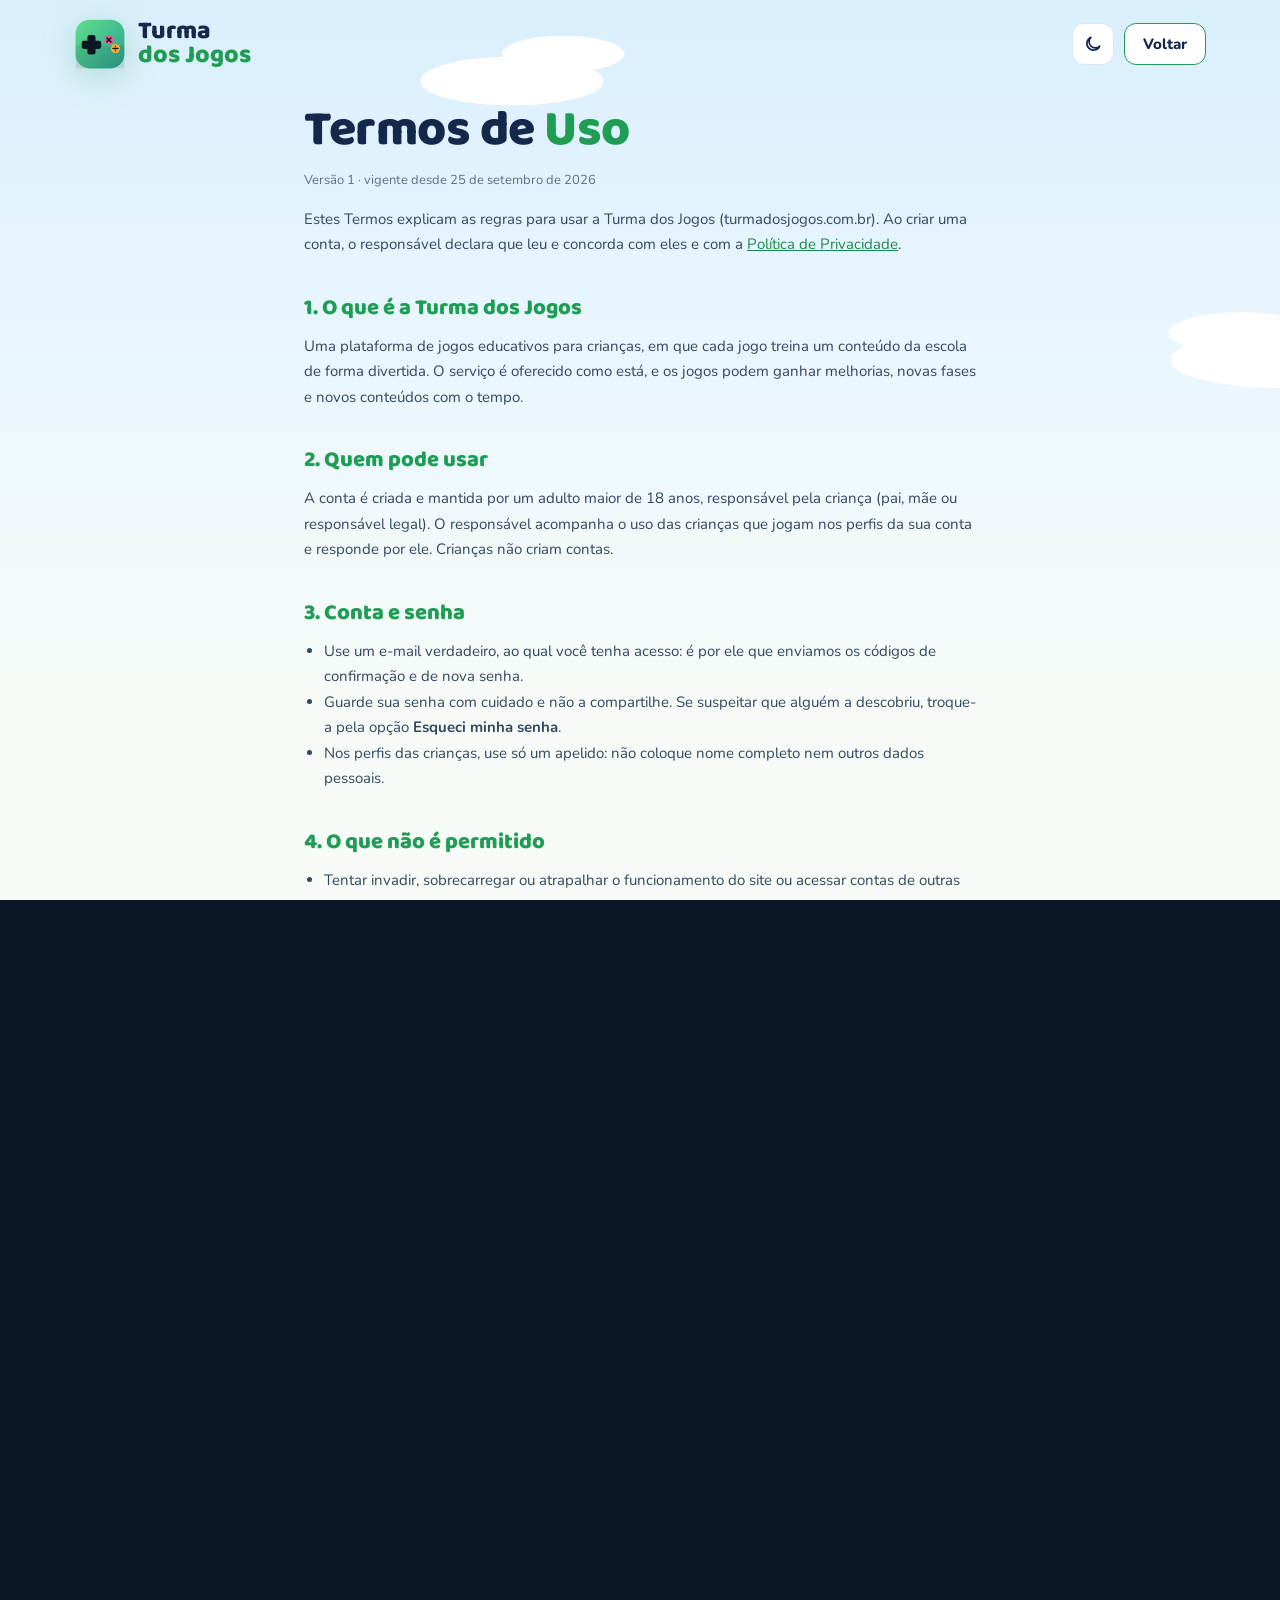
<file: site/termos.html>
<!doctype html>
<html lang="pt-BR">
<head>
<meta charset="utf-8">
<meta name="viewport" content="width=device-width, initial-scale=1">
<title>Termos de Uso · Turma dos Jogos</title>
<meta name="description" content="Termos de Uso da Turma dos Jogos: quem pode usar, conta e senha, o que não é permitido e as demais regras do site.">
<link rel="canonical" href="https://turmadosjogos.com.br/termos.html">
<meta name="theme-color" content="#0b1624">
<!-- ícone da aba e do atalho no celular: o mesmo logo da plataforma -->
<link rel="manifest" href="manifest.webmanifest">
<link rel="apple-touch-icon" href="icones/apple-touch-icon.png">
<link rel="icon" href="data:image/svg+xml,%3Csvg xmlns='http://www.w3.org/2000/svg' viewBox='0 0 64 64'%3E%3Cdefs%3E%3ClinearGradient id='g' x1='0' y1='0' x2='1' y2='1'%3E%3Cstop offset='0' stop-color='%235fe08a'/%3E%3Cstop offset='1' stop-color='%232a9d8f'/%3E%3C/linearGradient%3E%3C/defs%3E%3Crect x='2' y='2' width='60' height='60' rx='17' fill='url(%23g)'/%3E%3Crect x='16.5' y='21' width='10' height='24' rx='3' fill='%230b1624'/%3E%3Crect x='9.5' y='28' width='24' height='10' rx='3' fill='%230b1624'/%3E%3Ccircle cx='43' cy='27' r='5.5' fill='%23ff4f8b'/%3E%3Ccircle cx='51' cy='37.5' r='5.5' fill='%23ffb238'/%3E%3C/svg%3E">
<script src="plataforma/tema.js"></script>
<link rel="preconnect" href="https://fonts.googleapis.com">
<link rel="preconnect" href="https://fonts.gstatic.com" crossorigin>
<link rel="stylesheet" href="https://fonts.googleapis.com/css2?family=Baloo+2:wght@700;800&family=Nunito:wght@400;600;700;800&display=swap">
<link rel="stylesheet" href="plataforma/plataforma.css">
</head>
<body class="platform pagina">
<svg width="0" height="0" style="position:absolute" aria-hidden="true">
  <!-- logo da plataforma: controle de videogame cujo direcional é o sinal de "+" -->
  <defs>
    <linearGradient id="brandGrad" x1="0" y1="0" x2="1" y2="1">
      <stop offset="0" stop-color="#5fe08a"/><stop offset="1" stop-color="#2a9d8f"/>
    </linearGradient>
  </defs>
  <symbol id="brandMark" viewBox="0 0 64 64">
    <rect x="2" y="2" width="60" height="60" rx="17" fill="url(#brandGrad)"/>
    <rect x="2" y="34" width="60" height="28" rx="0" fill="#000" opacity=".08"/>
    <rect x="16.5" y="21" width="10" height="24" rx="3" fill="#0b1624"/>
    <rect x="9.5" y="28" width="24" height="10" rx="3" fill="#0b1624"/>
    <circle cx="43" cy="27" r="5.5" fill="#ff4f8b"/>
    <circle cx="51" cy="37.5" r="5.5" fill="#ffb238"/>
    <path d="M40.6 24.6l4.8 4.8M45.4 24.6l-4.8 4.8" stroke="#0b1624" stroke-width="1.8" stroke-linecap="round"/>
    <path d="M48 37.5h6M51 34.8v0M51 40.2v0" stroke="#0b1624" stroke-width="1.8" stroke-linecap="round"/>
  </symbol>
  <!-- ícones de traço (usam a cor do texto em volta) -->
  <symbol id="icSol" viewBox="0 0 24 24" fill="none" stroke="currentColor" stroke-width="2" stroke-linecap="round">
    <circle cx="12" cy="12" r="4"/><path d="M12 2v2M12 20v2M2 12h2M20 12h2M4.9 4.9l1.4 1.4M17.7 17.7l1.4 1.4M4.9 19.1l1.4-1.4M17.7 6.3l1.4-1.4"/></symbol>
  <symbol id="icLua" viewBox="0 0 24 24" fill="none" stroke="currentColor" stroke-width="2" stroke-linejoin="round">
    <path d="M20 14.5A8 8 0 1 1 9.5 4a6.5 6.5 0 0 0 10.5 10.5z"/></symbol>
  <symbol id="icUsuario" viewBox="0 0 24 24" fill="none" stroke="currentColor" stroke-width="2" stroke-linecap="round">
    <circle cx="12" cy="8" r="4"/><path d="M4 21c1-4 4.5-6 8-6s7 2 8 6"/></symbol>
  <symbol id="icEmail" viewBox="0 0 24 24" fill="none" stroke="currentColor" stroke-width="2" stroke-linejoin="round">
    <rect x="3" y="5" width="18" height="14" rx="2"/><path d="M3.5 6.5l8.5 6 8.5-6"/></symbol>
  <symbol id="icCadeado" viewBox="0 0 24 24" fill="none" stroke="currentColor" stroke-width="2" stroke-linejoin="round">
    <rect x="5" y="11" width="14" height="10" rx="2"/><path d="M8 11V8a4 4 0 0 1 8 0v3"/></symbol>
  <symbol id="icOlho" viewBox="0 0 24 24" fill="none" stroke="currentColor" stroke-width="2" stroke-linejoin="round">
    <path d="M2 12s3.5-7 10-7 10 7 10 7-3.5 7-10 7S2 12 2 12z"/><circle cx="12" cy="12" r="3"/></symbol>
  <!-- ícones cheios (desenhados em branco sobre um quadradinho colorido) -->
  <symbol id="icEstrela" viewBox="0 0 24 24"><path fill="currentColor" d="M12 2.5l2.9 6 6.6.8-4.9 4.5 1.3 6.5L12 17l-5.9 3.3 1.3-6.5-4.9-4.5 6.6-.8z"/></symbol>
  <symbol id="icIdeia" viewBox="0 0 24 24" fill="none" stroke="currentColor" stroke-width="2.2" stroke-linecap="round" stroke-linejoin="round">
    <path d="M9 17h6M10 21h4M12 3a6 6 0 0 0-4 10.5c.8.8 1 1.6 1 2.5h6c0-.9.2-1.7 1-2.5A6 6 0 0 0 12 3z"/></symbol>
  <symbol id="icEscudo" viewBox="0 0 24 24"><path fill="currentColor" d="M12 2.5l8 3v6.2c0 5-3.4 8.6-8 9.8-4.6-1.2-8-4.8-8-9.8V5.5z"/>
    <path d="M8.5 12l2.5 2.5 4.5-5" fill="none" stroke="var(--ic-fundo, #1f9d55)" stroke-width="2.2" stroke-linecap="round" stroke-linejoin="round"/></symbol>
  <symbol id="icControle" viewBox="0 0 24 24"><rect x="2" y="7" width="20" height="11" rx="5.5" fill="currentColor"/>
    <path d="M7.5 10.5v4M5.5 12.5h4" stroke="var(--ic-fundo, #7c5ce6)" stroke-width="1.8" stroke-linecap="round"/>
    <circle cx="15.5" cy="11.5" r="1.3" fill="var(--ic-fundo, #7c5ce6)"/><circle cx="18" cy="13.8" r="1.3" fill="var(--ic-fundo, #7c5ce6)"/></symbol>
  <symbol id="icGrafico" viewBox="0 0 24 24" fill="currentColor"><rect x="3" y="14" width="4" height="7" rx="1"/><rect x="10" y="10" width="4" height="11" rx="1"/>
    <rect x="17" y="6" width="4" height="15" rx="1"/><path d="M3 10l6-5 4 3 6-5" fill="none" stroke="currentColor" stroke-width="2" stroke-linecap="round" stroke-linejoin="round"/></symbol>
  <symbol id="icPessoas" viewBox="0 0 24 24" fill="currentColor"><circle cx="8.5" cy="8" r="3.5"/><circle cx="16.5" cy="9" r="3"/>
    <path d="M1.5 20c.5-4 3.4-6.5 7-6.5s6.5 2.5 7 6.5zM14.5 13.6c3.6-.6 7.1 1.4 8 6.4h-5.5c-.3-2.6-1.2-4.8-2.5-6.4z"/></symbol>
</svg>
<header class="topo">
  <a class="marca" href="./" aria-label="Turma dos Jogos, início">
    <svg width="52" height="52" aria-hidden="true"><use href="#brandMark"/></svg>
    <span>Turma<em>dos Jogos</em></span></a>
  <div class="topo-acoes">
    <button type="button" class="tema-btn" data-tema-btn aria-label="Mudar tema">
      <svg class="ic-sol"><use href="#icSol"/></svg><svg class="ic-lua"><use href="#icLua"/></svg></button>
    <a class="topo-entrar" href="./">Voltar</a>
  </div>
</header>

<main class="documento">
  <h1>Termos de <em>Uso</em></h1>
  <p class="versao">Versão 1 · vigente desde 25 de setembro de 2026</p>

  <p>Estes Termos explicam as regras para usar a Turma dos Jogos (turmadosjogos.com.br). Ao criar uma conta, o responsável
    declara que leu e concorda com eles e com a <a href="privacidade.html">Política de Privacidade</a>.</p>

  <h2>1. O que é a Turma dos Jogos</h2>
  <p>Uma plataforma de jogos educativos para crianças, em que cada jogo treina um conteúdo da escola de forma divertida.
    O serviço é oferecido como está, e os jogos podem ganhar melhorias, novas fases e novos conteúdos com o tempo.</p>

  <h2>2. Quem pode usar</h2>
  <p>A conta é criada e mantida por um adulto maior de 18 anos, responsável pela criança (pai, mãe ou responsável legal).
    O responsável acompanha o uso das crianças que jogam nos perfis da sua conta e responde por ele.
    Crianças não criam contas.</p>

  <h2>3. Conta e senha</h2>
  <ul>
    <li>Use um e-mail verdadeiro, ao qual você tenha acesso: é por ele que enviamos os códigos de confirmação e de nova senha.</li>
    <li>Guarde sua senha com cuidado e não a compartilhe. Se suspeitar que alguém a descobriu, troque-a pela opção
      <b>Esqueci minha senha</b>.</li>
    <li>Nos perfis das crianças, use só um apelido: não coloque nome completo nem outros dados pessoais.</li>
  </ul>

  <h2>4. O que não é permitido</h2>
  <ul>
    <li>Tentar invadir, sobrecarregar ou atrapalhar o funcionamento do site ou acessar contas de outras pessoas.</li>
    <li>Usar robôs ou programas automáticos para jogar, criar contas ou enviar mensagens.</li>
    <li>Copiar, vender ou redistribuir os jogos, desenhos ou textos da plataforma.</li>
    <li>Enviar pelo formulário de contato conteúdo ofensivo, ilegal ou propaganda.</li>
  </ul>
  <p>Contas que desrespeitem estas regras podem ser suspensas ou excluídas.</p>

  <h2>5. Conteúdo e marca</h2>
  <p>Os jogos, desenhos, textos, o nome e o logo da Turma dos Jogos pertencem à plataforma e são protegidos por lei.
    O uso é pessoal e educativo, dentro do próprio site.</p>

  <h2>6. Preço</h2>
  <p>Hoje os jogos podem ser usados de graça. Se no futuro houver recursos pagos, eles serão apresentados com antecedência,
    com preço e condições claros, e nada será cobrado sem a concordância do responsável.</p>

  <h2>7. Disponibilidade</h2>
  <p>Fazemos o possível para manter o site funcionando e o progresso salvo, mas pode haver pausas para manutenção ou
    falhas técnicas. Jogos podem ser alterados, pausados ou retirados; mudanças importantes serão avisadas.</p>

  <h2>8. Privacidade</h2>
  <p>O que fazemos com os dados está explicado na <a href="privacidade.html">Política de Privacidade</a>.</p>

  <h2>9. Encerramento da conta</h2>
  <p>O responsável pode apagar o perfil de uma criança ou excluir a conta inteira a qualquer momento, na tela
    <b>Quem vai jogar?</b>, em <b>Editar perfis</b>. A exclusão apaga o login e todo o progresso.</p>

  <h2>10. Mudanças nestes Termos</h2>
  <p>Se estes Termos mudarem de forma importante, avisaremos o responsável e, quando necessário, pediremos um novo aceite.</p>

  <h2>11. Lei aplicável e contato</h2>
  <p>Estes Termos seguem as leis do Brasil, incluindo o Código de Defesa do Consumidor, o Estatuto da Criança e do
    Adolescente e a Lei Geral de Proteção de Dados. Dúvidas ou reclamações: fale com a gente pela página de
    <a href="contato.html">Contato</a>.</p>

  <p style="margin-top:40px"><a href="./">← Voltar para a Turma dos Jogos</a></p>
</main>
</body>
</html>
</file>
<file: site/plataforma/plataforma.css>
/* Plataforma Turma dos Jogos — estilos comuns a todas as telas e a todos os jogos. */

/* a página já é escura: avisa o navegador para não aplicar o "modo escuro automático",
   que clareava as cores dos desenhos (preto virava cinza-claro, azul virava azul-bebê) */
:root { color-scheme:dark; }
svg { forced-color-adjust:none; }
/* tela marcada como escondida some de verdade, mesmo com display:grid/flex nas regras abaixo */
[hidden] { display:none !important; }
:root { --bg:#0b1624; --ink:#e8eef6; --muted:#7f93ab; --amber:#ffb238; --pink:#ff4f8b; --green:#4fd16e; }
html, body { height:100%; margin:0; overflow:hidden; background:var(--bg); color:var(--ink);
  font-family:"IBM Plex Mono", ui-monospace, monospace; }

/* telas sobrepostas (login, lista de jogos e as telas de cada jogo) */
.panel { position:fixed; inset:0; display:grid; grid-template-columns:minmax(0, 1fr); place-items:center; padding-inline:16px;
  background:radial-gradient(circle at 50% 45%, #0b162499, #0b1624ee); }
.card { text-align:center; max-width:360px; display:grid; gap:14px; }
h1 { margin:0; font-family:"Chakra Petch", sans-serif; font-weight:700; font-size:clamp(40px,11vw,64px);
  line-height:.95; letter-spacing:-.01em; text-wrap:balance; }
h1 em { font-style:normal; color:var(--green); }
.sub-h1 { font-size:clamp(32px,9vw,48px) !important; }
p { margin:0; color:var(--muted); font-size:13px; line-height:1.6; }
.eyebrow { font-size:11px; letter-spacing:.14em; text-transform:uppercase; color:var(--pink); }
.hint { font-size:12px; color:var(--pink); }
.hint:empty { display:none; }

/* botões */
button { justify-self:center; font:700 16px "Chakra Petch", sans-serif; letter-spacing:.1em; text-transform:uppercase;
  color:#1a1204; background:var(--amber); border:0; border-radius:4px; padding:12px 28px; cursor:pointer;
  box-shadow:0 0 24px #ffb23866; }
button:focus-visible { outline:2px solid var(--ink); outline-offset:3px; }
button:disabled { opacity:.35; cursor:default; }
button.alt { color:var(--ink); background:transparent; border:1px solid var(--amber); box-shadow:none;
  font-size:14px; padding:11px 8px; }
button.alt:hover { background:#ffb2381a; }
button.link { padding:0; font:inherit; letter-spacing:0; text-transform:none; color:var(--amber); background:none;
  border:0; box-shadow:none; text-decoration:underline; }
/* grupo de botões: o primeiro em largura total, os outros lado a lado embaixo */
.actions { display:grid; grid-template-columns:1fr 1fr; gap:10px; width:min(100%, 340px); justify-self:center; }
.actions button { justify-self:stretch; }
.actions > button:first-child { grid-column:1 / -1; padding-block:14px; }

/* utilitários: conteúdo só para computador ou só para telas de toque */
@media not (pointer: coarse) { .touch-only { display:none; } }
@media (pointer: coarse) { .desk-only { display:none; } }


/* ===== telas da plataforma (entrada, perfis e lista de jogos) =====
   As cores ficam em variáveis: modo escuro por padrão e modo claro com html[data-tema="claro"] (ver tema.js).
   Valem só com body.platform, então os jogos continuam com as cores próprias. */
body.platform {
  --titulo:"Baloo 2", "Chakra Petch", sans-serif; --texto:Nunito, system-ui, sans-serif;
  --bg:#0b1624; --ink:#e8eef6; --ink-2:#c9d6e5; --muted:#8a9db4; --pink:#ff4f8b; --gold:#ffb238;
  --brand:#4fd16e; --brand-ink:#0b1624; --brand-soft:#173a2c; --link:#6fe08a;
  --surface:#0f1d2fe6; --surface-2:#132338; --surface-3:#24405f; --line:#24405f;
  --field:#0f1d2f; --field-line:#2a4566; --faixa:#1a7f45;
  --selo-bg:#173a2c; --selo-ink:#7fe39a; --sombra:#0008;
  --fundo:radial-gradient(circle at 15% 10%, #17314f 0, transparent 45%), radial-gradient(circle at 90% 95%, #173a2c 0, transparent 40%);
  color-scheme:dark; color:var(--ink); font-family:var(--texto); background:var(--fundo), var(--bg);
}
html[data-tema="claro"] body.platform {
  --bg:#f3f9fd; --ink:#14284b; --ink-2:#33475f; --muted:#5d6f84; --pink:#d6336c; --gold:#b36b00;
  --brand:#1f9d55; --brand-ink:#fff; --brand-soft:#e3f5ea; --link:#1a8a4a;
  --surface:#fff; --surface-2:#eef5f9; --surface-3:#dff3e6; --line:#dce7ef;
  --field:#fff; --field-line:#cfdde8; --faixa:#1f9d55;
  --selo-bg:#e3f5ea; --selo-ink:#1f7a45; --sombra:#1b3a5a24;
  /* céu com nuvens */
  --fundo:radial-gradient(ellipse 150px 40px at 40% 9%, #fff 60%, transparent 62%),
    radial-gradient(ellipse 100px 30px at 44% 6%, #fff 60%, transparent 62%),
    radial-gradient(ellipse 180px 46px at 100% 40%, #fff 60%, transparent 62%),
    radial-gradient(ellipse 120px 34px at 97% 37%, #fff 60%, transparent 62%),
    linear-gradient(180deg, #d9effc 0, #eaf6fe 40%, #f6fbf8 75%);
  color-scheme:light;
}
body.platform .panel { background:transparent; }

/* peças comuns em versão da plataforma (:where não aumenta a prioridade, então as classes abaixo ainda mandam) */
:where(body.platform) h1 { font-family:var(--titulo); font-weight:800; }
:where(body.platform) h1 em { color:var(--brand); }
:where(body.platform) p { color:var(--muted); }
:where(body.platform) .ok { color:var(--brand); }
:where(body.platform) button { font:800 15px var(--texto); letter-spacing:.04em; color:var(--brand-ink); background:var(--brand);
  border-radius:12px; box-shadow:0 8px 20px color-mix(in srgb, var(--brand) 30%, transparent); }
:where(body.platform) button.alt { color:var(--ink); background:transparent; border:1.5px solid var(--line); box-shadow:none; }
:where(body.platform) button.alt:hover { background:var(--surface-2); }
:where(body.platform) button.link { padding:0; font:inherit; letter-spacing:0; text-transform:none; color:var(--link);
  background:none; border:0; border-radius:0; box-shadow:none; }
.brand-mark { justify-self:center; filter:drop-shadow(0 10px 24px #1f9d5540); }
.brand-title { display:flex; align-items:center; gap:12px; flex-wrap:wrap; }
.brand-title .brand-mark { flex:none; }

/* botão sol/lua: mostra a lua no modo claro (vai para o escuro) e o sol no escuro */
.tema-btn { display:grid; place-items:center; width:42px; height:42px; padding:0; color:var(--ink); background:var(--surface);
  border:1.5px solid var(--line); border-radius:12px; box-shadow:none; }
.tema-btn:hover { border-color:var(--brand); }
.tema-btn svg { width:20px; height:20px; }
html[data-tema="claro"] .tema-btn .ic-sol, html:not([data-tema="claro"]) .tema-btn .ic-lua { display:none; }

/* ----- página de entrada ----- */
#loginPanel { display:block; padding:0; overflow-x:hidden; overflow-y:auto; }
#loginPanel[hidden], html.ja-logado #loginPanel { display:none; }   /* logado: não mostra a entrada antes de abrir os perfis */
.conteudo-principal { display:contents; }   /* <main> só marca o conteúdo; não muda o layout */
.entrada { min-height:100%; display:flex; flex-direction:column; }
.topo, .hero { box-sizing:border-box; width:100%; max-width:1180px; margin-inline:auto; padding-inline:24px; }
.topo { display:flex; align-items:center; gap:24px; padding-block:18px; }
.marca { display:flex; align-items:center; gap:12px; color:var(--ink); text-decoration:none;
  font:800 25px/.95 var(--titulo); }
.marca span { display:grid; }
.marca em { font-style:normal; color:var(--brand); }
.marca svg { flex:none; filter:drop-shadow(0 8px 16px #1f9d5540); }
.menu { display:flex; gap:30px; margin-left:auto; }
.menu a { padding-block:6px; font:700 15px var(--texto); color:var(--ink); text-decoration:none; border-bottom:3px solid transparent; }
.menu a:hover, .menu a[aria-current] { color:var(--brand); }
.menu a[aria-current] { border-color:var(--brand); }
.topo-acoes { display:flex; align-items:center; gap:10px; margin-left:12px; }
.topo-entrar { display:flex; align-items:center; gap:8px; padding:10px 18px; font-size:15px; letter-spacing:0; text-transform:none; color:var(--ink);
  background:var(--surface); border:1.5px solid var(--brand); box-shadow:none; }
.topo-entrar svg { width:18px; height:18px; color:var(--brand); }

.hero { display:grid; grid-template-columns:minmax(0, 1fr) 420px; column-gap:64px; align-items:center; padding-top:28px; }
.hero-texto { display:grid; gap:22px; align-content:start; }
.hero h1 { margin:0; font-size:clamp(40px, 5.6vw, 66px); line-height:1; letter-spacing:-.015em; color:var(--ink); text-wrap:balance; }
.hero-sub { max-width:32em; font-size:18px; line-height:1.6; color:var(--ink-2); }
.hero-sub b { color:var(--ink); }
/* destaques marcados com o "+" do direcional do logo, nas cores dos botões do controle */
.destaques { display:grid; gap:12px; margin:0; padding:0; list-style:none; }
.destaques li { display:flex; align-items:center; gap:14px; font:700 16px/1.3 var(--texto); color:var(--ink); }
.destaques li::before { content:""; flex:none; width:18px; height:18px;
  background:linear-gradient(var(--mais) 0 0) center/100% 6px no-repeat, linear-gradient(var(--mais) 0 0) center/6px 100% no-repeat; }
.destaques li:nth-child(1) { --mais:var(--brand); }
.destaques li:nth-child(2) { --mais:var(--pink); }
.destaques li:nth-child(3) { --mais:var(--gold); }
/* ícone branco num quadradinho colorido */
.ic { display:grid; place-items:center; width:44px; height:44px; border-radius:12px; color:#fff; background:var(--ic-fundo);
  box-shadow:0 8px 18px color-mix(in srgb, var(--ic-fundo) 35%, transparent); }
.ic svg { width:24px; height:24px; }
.ic.roxo { --ic-fundo:#7c5ce6; } .ic.ouro { --ic-fundo:#f5a623; } .ic.verde { --ic-fundo:#1f9d55; } .ic.azul { --ic-fundo:#3f8ee6; }

.field { display:grid; gap:8px; text-align:left; }
.field > span:first-child, .field > label { font:800 12px var(--texto); letter-spacing:.08em; text-transform:uppercase; color:var(--brand); }
.field input, .field textarea { box-sizing:border-box; width:100%; padding:13px 14px; font:600 16px var(--texto); color:var(--ink);
  background:var(--field); border:1.5px solid var(--field-line); border-radius:12px; }
.field input::placeholder, .field textarea::placeholder { color:var(--muted); opacity:.8; }
.field input:focus, .field textarea:focus { outline:none; border-color:var(--brand); box-shadow:0 0 0 4px color-mix(in srgb, var(--brand) 18%, transparent); }
.campo { position:relative; display:block; }
.campo > svg { position:absolute; left:14px; top:50%; width:20px; height:20px; transform:translateY(-50%); color:var(--brand); pointer-events:none; }
.campo input { padding-left:46px; }
.note a, .aceite a { color:var(--link); }
.ok:empty { display:none; }
.aceite { display:grid; grid-template-columns:auto 1fr; gap:10px; align-items:start; text-align:left; cursor:pointer; }
.aceite input { width:18px; height:18px; margin:1px 0 0; }

/* ----- login: console portátil -----
   O casco, a moldura e a tela não mudam com o tema claro/escuro: é um aparelho por cima da página. */
.console { --casco:#ffc23d; --casco-luz:#ffe08a; --casco-sombra:#dd960c; --casco-ink:#5a3a00;
  --moldura:#262b5c; --tela:#e4f1da; --tela-ink:#14284b; --tela-ink-2:#3d4f6a;
  --botao-a:#d6336c; --botao-a-borda:#a01f4c; --led:#4fd16e;
  grid-column:2; grid-row:1; position:relative; z-index:2; display:grid; gap:16px; padding:18px 22px 18px;
  text-align:left; color:var(--tela-ink); color-scheme:light;
  background:linear-gradient(172deg, var(--casco-luz) 0, var(--casco) 16%, var(--casco) 84%, var(--casco-sombra) 100%);
  border-radius:28px 28px 72px 28px;
  box-shadow:inset 0 2px 0 #fff9, inset 0 -6px 0 var(--casco-sombra), 0 28px 60px var(--sombra); }
.console-topo { display:flex; align-items:center; gap:10px; font:800 19px/1 var(--titulo); color:var(--casco-ink); }
.console-topo svg { flex:none; }
/* luz de ligado: acende ao abrir, pisca enquanto espera a resposta e fica rosa quando aparece um erro */
.led { margin-left:auto; width:10px; height:10px; border-radius:50%; background:var(--led);
  box-shadow:0 0 0 3px #0000001f, 0 0 12px var(--led); animation:acender .2s .3s both; }
.console:has(#loginError:not(:empty)) { --led:#ff4f8b; }
.console:has(#loginSubmit:disabled) { --led:#ff9f1c; }
.console:has(#loginSubmit:disabled) .led { animation:piscar .6s steps(2, jump-none) infinite; }
@keyframes acender { from { background:#3c5a3f; box-shadow:0 0 0 3px #0000001f; } }
@keyframes piscar { to { opacity:.25; } }

.moldura { padding:14px; background:var(--moldura); border-radius:14px 14px 40px 14px; box-shadow:inset 0 3px 0 #0006; }
.tela { position:relative; display:grid; gap:14px; padding:16px 16px 14px; overflow:hidden; color:var(--tela-ink);
  background:var(--tela); border-radius:6px; box-shadow:inset 0 6px 14px #14284b24; }
/* a tela "liga" uma vez ao abrir a página: a cortina escura desce em degraus, como uma varredura */
.tela::after { content:""; position:absolute; inset:0; background:var(--moldura); pointer-events:none;
  animation:ligar .7s steps(7, end) .3s both; }
@keyframes ligar { to { transform:translateY(100%); } }
.tela-titulo { font:700 15px/1 "Pixelify Sans", var(--texto); color:var(--tela-ink-2); }
/* Entrar / Criar conta: menu de jogo, com a setinha na opção escolhida */
.console .tabs { display:flex; flex-wrap:wrap; gap:6px 24px; }
.console .tabs button { justify-self:auto; display:flex; align-items:center; gap:8px; padding:4px 2px; font:700 21px/1 "Pixelify Sans", var(--texto);
  letter-spacing:0; text-transform:none; color:var(--tela-ink-2); background:none; border-radius:4px; box-shadow:none; }
.console .tabs button::before { content:""; border-left:9px solid var(--botao-a); border-block:7px solid transparent; visibility:hidden; }
.console .tabs button[aria-pressed="true"] { color:var(--tela-ink); }
.console .tabs button[aria-pressed="true"]::before { visibility:visible; }
.console .tabs button:focus-visible { outline:2px solid var(--tela-ink); outline-offset:2px; }
.console .aviso { font:600 14px/1.5 var(--texto); color:var(--tela-ink); }
.console .field > span:first-child, .console .field > label { font:700 14px var(--texto); letter-spacing:0; text-transform:none; color:var(--tela-ink); }
.console .field input { padding-block:12px; color:var(--tela-ink); background:#fff; border:2px solid var(--tela-ink); border-radius:6px; }
.console .field input::placeholder { color:#5d6f84; opacity:1; }
.console .field input:focus { border-color:var(--tela-ink); box-shadow:0 0 0 3px #3f8ee6; }
.console .campo > svg { color:var(--tela-ink); }
#loginPass { padding-right:52px; }
.ver-senha { position:absolute; right:6px; top:50%; transform:translateY(-50%); display:grid; place-items:center;
  width:40px; height:40px; padding:0; color:var(--tela-ink); background:none; border-radius:6px; box-shadow:none; }
.ver-senha svg { width:20px; height:20px; }
.ver-senha[aria-pressed="true"] { background:#14284b17; }
.console .dica { font-size:13px; color:var(--tela-ink-2); }
.console .aceite { font-size:13px; line-height:1.5; color:var(--tela-ink); }
.console .aceite input { accent-color:var(--botao-a); }
.console .aceite a, .console .tela .link { color:var(--tela-ink); font-weight:700; text-decoration:underline; text-underline-offset:2px; }
.console .hint { font:700 14px/1.45 var(--texto); color:#b0234f; }
.console .ok { font:700 14px/1.45 var(--texto); color:#17703a; }
.console .links { display:flex; flex-wrap:wrap; gap:6px 18px; font-size:14px; }
.console .links:not(:has(button:not([hidden]))) { display:none; }

/* casco: direcional de enfeite, o botão principal e a grade do alto-falante */
.controles { display:grid; grid-template-columns:64px minmax(0, 1fr) 44px; align-items:center; gap:20px; padding-inline:4px; }
.dpad { position:relative; width:64px; height:64px; }
.dpad::before, .dpad::after { content:""; position:absolute; background:var(--moldura); border-radius:5px; }
.dpad::before { inset:22px 0; box-shadow:0 4px 0 #0005; }
.dpad::after { inset:0 22px; }
#loginSubmit { justify-self:stretch; padding:15px 18px; font:800 17px/1.1 var(--texto); letter-spacing:.01em; text-transform:none;
  color:#fff; background:var(--botao-a); border-radius:999px; box-shadow:0 5px 0 var(--botao-a-borda), 0 10px 18px #a01f4c4d;
  transition:transform .08s, box-shadow .08s; }
#loginSubmit:active:not(:disabled) { transform:translateY(4px); box-shadow:0 1px 0 var(--botao-a-borda), 0 3px 8px #a01f4c4d; }
#loginSubmit:disabled { opacity:.8; }
#loginSubmit:focus-visible { outline:3px solid var(--moldura); outline-offset:4px; }
.grade { width:44px; height:44px; transform:rotate(-25deg);
  background:radial-gradient(circle, color-mix(in srgb, var(--casco-ink) 65%, transparent) 2.2px, transparent 2.8px) 0 0/11px 11px; }
.console > .note { margin:0; text-align:center; font-size:13px; }
.console > .note a { color:var(--casco-ink); font-weight:700; }
@media (prefers-reduced-motion: reduce) {
  .tela::after { display:none; }
  .led, .console:has(#loginSubmit:disabled) .led { animation:none; }
  #loginSubmit { transition:none; }
}

/* ilustração: sobe um pouco por baixo do console (o fundo da imagem é transparente) */
.cena { grid-column:1 / -1; grid-row:2; position:relative; z-index:1; display:block; width:100%; height:auto;
  margin-top:-40px; pointer-events:none; }
.cena img { display:block; width:100%; height:auto; }

/* benefícios: faixa com 4 colunas */
.beneficios { box-sizing:border-box; display:grid; grid-template-columns:repeat(4, minmax(0, 1fr)); gap:32px;
  flex:1 0 auto; align-content:start;
  padding:44px max(24px, calc((100% - 1132px) / 2)) 48px; scroll-margin-top:16px; }
.beneficios article { display:grid; align-content:start; gap:10px; }
.beneficios .ic { width:40px; height:40px; border-radius:10px; box-shadow:none; }
.beneficios h3 { margin:4px 0 0; font:800 19px/1.2 var(--titulo); color:var(--ink); }
.beneficios p { font-size:15px; line-height:1.5; color:var(--ink-2); }
/* seções Sobre e Como Funciona (o menu do topo desce até elas) */
#loginPanel { scroll-behavior:smooth; }
@media (prefers-reduced-motion: reduce) { #loginPanel { scroll-behavior:auto; } }
.secao { box-sizing:border-box; width:100%; max-width:1180px; margin-inline:auto; padding:56px 24px; scroll-margin-top:8px; }
.secao h2 { margin:0; font:800 clamp(30px, 4.4vw, 44px)/1.1 var(--titulo); color:var(--ink); }
.secao h3 { margin:0; font:800 19px/1.2 var(--titulo); color:var(--ink); }
.secao p { font-size:16px; line-height:1.65; color:var(--ink-2); }
.sobre { display:grid; grid-template-columns:minmax(0, 1.1fr) minmax(0, 1fr); gap:48px; align-items:center; }
.sobre-texto { display:grid; gap:16px; }
/* lista dos jogos: uma linha por jogo */
.sobre-jogos { display:grid; margin:0; padding:0; list-style:none; border-top:1.5px solid var(--line); }
.sobre-jogos li { display:flex; align-items:center; gap:16px; padding:18px 4px; border-bottom:1.5px solid var(--line); }
.sobre-jogos .ic { flex:none; }
.sobre-jogos p { font-size:15px; }
.sobre-jogos .em-breve { border-bottom-style:dashed; opacity:.75; }
/* como funciona: trilha de fases, com as etapas ligadas por um caminho tracejado */
.como { display:grid; gap:40px; justify-items:center; text-align:center; }
.passos { position:relative; display:grid; grid-template-columns:repeat(3, minmax(0, 1fr)); gap:32px; width:100%; margin:0; padding:0; list-style:none; }
.passos::before { content:""; position:absolute; top:27px; left:16.7%; right:16.7%; border-top:3px dashed var(--field-line); }
.passos li { position:relative; display:grid; justify-items:center; align-content:start; gap:10px; }
.passos p { max-width:24em; font-size:15px; }
.passo-num { display:grid; place-items:center; width:56px; height:56px; border-radius:50%; margin-bottom:6px;
  font:800 26px/1 var(--titulo); color:var(--brand-ink); background:var(--brand); }
.como-cta { padding:15px 34px; font-size:17px; letter-spacing:.01em; text-transform:none; border-radius:999px; }
.beneficios a { color:var(--link); }
@media (max-width: 960px) {
  .sobre { grid-template-columns:minmax(0, 1fr); gap:28px; }
  .passos { grid-template-columns:minmax(0, 1fr); gap:28px; max-width:460px; }
  /* na vertical, cada etapa desenha o trecho até a próxima, e a trilha termina no último círculo */
  .passos::before { content:none; }
  .passos li:not(:last-child)::after { content:""; position:absolute; top:56px; bottom:-28px; left:27px; border-left:3px dashed var(--field-line); }
  .passos li { grid-template-columns:56px minmax(0, 1fr); column-gap:18px; row-gap:6px; justify-items:start; text-align:left; }
  .passo-num { grid-row:span 2; margin:0; }
}
@media (max-width: 560px) { .secao { padding:40px 16px; } }
/* rodapé verde com a borda de cima arredondada */
.faixa { margin-top:auto; padding:40px 24px 34px; text-align:center; background:var(--faixa); border-radius:50% 50% 0 0 / 36px 36px 0 0; }
.faixa .chamada { display:flex; align-items:center; justify-content:center; gap:16px; margin:0;
  font:800 clamp(18px, 2.4vw, 24px)/1.3 var(--titulo); color:#fff; }
.frase { max-width:24em; text-wrap:balance; }
.brilho { flex:none; width:28px; height:28px; background:url("data:image/svg+xml,%3Csvg xmlns='http://www.w3.org/2000/svg' viewBox='0 0 28 28'%3E%3Cpath d='M4 6l7 5M2 15h9M4 24l7-5' stroke='%23ffd34d' stroke-width='3' stroke-linecap='round'/%3E%3C/svg%3E") center/contain no-repeat; }
.brilho:last-child { transform:scaleX(-1); }
.rodape-links { display:flex; flex-wrap:wrap; justify-content:center; gap:8px 26px; max-width:900px; margin:30px auto 0;
  padding-top:22px; border-top:1px solid #ffffff38; }
.rodape-links a { font:700 14px var(--texto); color:#fff; text-decoration:none; opacity:.92; }
.rodape-links a:hover, .rodape-links a:focus-visible { opacity:1; text-decoration:underline; text-underline-offset:3px; }
.copyright { margin:16px 0 0; font-size:13px; color:#ffffffc4; }

@media (max-width: 960px) {
  .menu { display:none; }
  .topo-acoes { margin-left:auto; }
  .hero { grid-template-columns:minmax(0, 1fr); row-gap:28px; }
  .console { grid-column:1; grid-row:2; justify-self:center; width:100%; max-width:440px; box-sizing:border-box; }
  .cena { grid-row:3; margin-top:0; }
  .beneficios { grid-template-columns:repeat(2, minmax(0, 1fr)); }
}
@media (max-width: 560px) {
  .topo { gap:10px; padding:14px 16px; }
  .marca { gap:9px; font-size:19px; }
  .marca svg { width:42px; height:42px; }
  .tema-btn { width:38px; height:38px; }
  .topo-entrar { padding:8px 12px; }
  .hero { padding-inline:16px; padding-top:10px; }
  .hero-sub { font-size:15px; }
  .destaques li { font-size:15px; }
  .console { padding:14px 14px 16px; border-radius:22px 22px 52px 22px; }
  .moldura { padding:10px; border-radius:12px 12px 30px 12px; }
  .tela { padding:14px 12px 12px; }
  .controles { grid-template-columns:48px minmax(0, 1fr) 32px; gap:14px; }
  .dpad { width:48px; height:48px; }
  .dpad::before { inset:16px 0; }
  .dpad::after { inset:0 16px; }
  .grade { width:32px; height:32px; background-size:8px 8px; }
  .beneficios { gap:24px 16px; padding-inline:16px; }
  .beneficios h3 { font-size:17px; }
  .beneficios p { font-size:14px; }
  .brilho { width:20px; height:20px; }
}

/* ----- "Quem vai jogar?" e lista de jogos ----- */
#perfisPanel, #hubPanel { place-items:initial; overflow-y:auto; padding-block:72px 24px; }
.hub-links { display:flex; align-items:center; gap:10px; white-space:nowrap; color:var(--muted); }
.hub-links .tema-btn { width:36px; height:36px; border-radius:10px; }
.hub-links .tema-btn svg { width:18px; height:18px; }

/* perfis das crianças */
#perfisPanel .card { margin:auto; width:100%; max-width:640px; }
#perfisPanel .hub-head { text-align:left; }
.perfis-lista { display:flex; flex-wrap:wrap; justify-content:center; gap:18px; padding-block:8px; }
.perfil { display:grid; justify-items:center; gap:10px; width:112px; padding:0; color:var(--ink); background:none;
  box-shadow:none; letter-spacing:0; text-transform:none; }
.perfil .avatar { box-sizing:border-box; display:grid; place-items:center; width:96px; height:96px; border-radius:24px;
  font:800 46px var(--titulo); color:#0b1624; background:var(--cor, #24405f);
  box-shadow:0 12px 30px color-mix(in srgb, var(--cor, #000) 35%, transparent); transition:transform .15s; }
.avatar { overflow:hidden; }
.avatar svg { display:block; width:100%; height:100%; }
.perfil .nome { max-width:100%; overflow:hidden; text-overflow:ellipsis; white-space:nowrap; font:800 17px var(--titulo); }
.perfil:hover .avatar, .perfil:focus-visible .avatar { transform:translateY(-3px) scale(1.04); }
.perfil:focus-visible { outline:none; }
.perfil:focus-visible .avatar { outline:3px solid var(--ink); outline-offset:3px; }
.perfil.novo .avatar { color:var(--muted); background:transparent; border:2px dashed var(--field-line); box-shadow:none; }
.perfil.novo .nome { color:var(--muted); }
.perfil.editando .avatar { outline:2px dashed var(--ink); outline-offset:4px; }
.perfil-form { display:grid; gap:12px; width:min(100%, 360px); justify-self:center; text-align:left; box-sizing:border-box;
  padding:20px; background:var(--surface); border:1px solid var(--line); border-radius:18px; box-shadow:0 18px 40px var(--sombra); }
.perfil-form h3 { margin:0; font:800 22px var(--titulo); }
.cores { display:grid; grid-template-columns:repeat(8, 1fr); gap:8px; }
.cores button { width:100%; height:auto; aspect-ratio:1; padding:0; border-radius:50%; background:var(--cor); box-shadow:none; }
.cores button[aria-checked="true"] { outline:3px solid var(--ink); outline-offset:2px; }
/* menino ou menina: dois cartões com o desenho na cor escolhida */
.generos { display:grid; grid-template-columns:1fr 1fr; gap:10px; }
.generos button { justify-self:stretch; display:grid; justify-items:center; gap:6px; padding:10px 8px;
  font-size:14px; color:var(--muted); background:var(--surface-2); border:2px solid transparent; border-radius:12px; box-shadow:none; }
.generos .avatar { width:64px; height:64px; border-radius:16px; background:var(--cor); }
.generos button[aria-checked="true"] { color:var(--ink); border-color:var(--brand); background:var(--surface-3); }
.conta { overflow-wrap:anywhere; }
.conta .link { margin-left:10px; }
.conta .perigo { color:var(--pink); }
/* verificação em duas etapas: QR code sempre em fundo branco, para a câmera ler nos dois temas */
.mfa-form #mfaCadastro { display:grid; gap:10px; }
.mfa-form #mfaCadastro[hidden] { display:none; }
.mfa-qr { justify-self:center; width:180px; padding:8px; background:#fff; border-radius:12px; line-height:0; }
.mfa-qr svg { width:100%; height:auto; }
.mfa-chave { display:block; padding:8px 10px; font:600 14px/1.5 ui-monospace, Consolas, monospace; letter-spacing:.5px;
  word-break:break-all; color:var(--ink); background:var(--surface-2); border-radius:10px; user-select:all; }
.mfa-form a { color:var(--link); }

/* lista de jogos */
#hubPanel .card { margin:auto; width:100%; max-width:780px; text-align:left; }
.hub-head { display:flex; justify-content:space-between; align-items:center; gap:12px; }
.hub-head .brand-title { font:800 20px var(--titulo); }
.hub-head .brand-title em { font-style:normal; color:var(--brand); }
/* saudação grande e animada */
.greet { display:grid; gap:6px; padding-block:6px 4px; }
.hello { position:relative; display:inline-block; justify-self:start; margin:0;
  font:800 clamp(40px, 8vw, 66px)/1 var(--titulo); letter-spacing:-.01em; }
.hello .pop { display:inline-block; animation:pop .6s cubic-bezier(.2,1.6,.4,1) both; animation-delay:calc(var(--i) * .12s); }
.hello .name { background:linear-gradient(90deg, #ffb238, #ff4f8b, #4fd16e, #ffb238); background-size:300% 100%;
  -webkit-background-clip:text; background-clip:text; color:transparent;
  animation:pop .6s cubic-bezier(.2,1.6,.4,1) both, shimmer 6s linear infinite; animation-delay:.12s, 0s; }
.spark { position:absolute; width:18px; fill:var(--amber); animation:twinkle 1.8s ease-in-out infinite; }
.spark.s1 { top:-10px; right:-22px; }
.spark.s2 { top:22px; right:-36px; width:11px; fill:var(--brand); animation-delay:.6s; }
.cheer { margin:0; font-size:16px !important; color:var(--ink-2) !important; }
@keyframes pop { from { transform:translateY(.35em) scale(.8); opacity:.2; } }
@keyframes shimmer { to { background-position:300% 0; } }
@keyframes twinkle { 50% { transform:scale(.4) rotate(45deg); opacity:.4; } }
@media (prefers-reduced-motion: reduce) { .hello .pop, .hello .name, .spark { animation:none; } }
/* cartões dos jogos (a arte fica sempre no fundo escuro, como foi desenhada) */
.games { display:grid; grid-template-columns:repeat(auto-fill, minmax(230px, 1fr)); gap:14px; }
.games > * { min-width:0; }
.game-card { display:grid; grid-template-rows:auto 1fr; overflow:hidden; background:var(--surface);
  border:1px solid var(--line); border-radius:16px; box-shadow:0 18px 40px var(--sombra); }
.game-card .art { height:140px; display:grid; place-items:center;
  background:radial-gradient(circle at 50% 70%, #1d3a5c, #0f1d2f 75%); border-bottom:1px solid var(--line); }
.game-card .art svg { width:180px; max-width:80%; height:auto; }
/* coluna: o resumo e o botão ficam presos ao pé do cartão, alinhados entre cartões vizinhos */
.game-card .body { display:flex; flex-direction:column; gap:8px; padding:14px 16px 16px; }
.game-card .gstats { margin-top:auto; }
.game-card h3 { margin:0; font:800 24px/1.1 var(--titulo); }
.game-card p { font-size:13px; }
.tags { display:flex; flex-wrap:wrap; gap:6px; }
.tags span { font-size:10px; font-weight:700; letter-spacing:.1em; text-transform:uppercase; color:var(--brand);
  border:1px solid color-mix(in srgb, var(--brand) 55%, transparent); border-radius:999px; padding:2px 8px; }
.gstats { color:var(--gold) !important; font-weight:700; font-variant-numeric:tabular-nums; }
.game-card button { align-self:stretch; margin-top:4px; }
.game-card.soon { border-style:dashed; box-shadow:none; background:color-mix(in srgb, var(--surface) 50%, transparent); }
.game-card.soon .art { background:repeating-linear-gradient(135deg, var(--surface-2) 0 12px, var(--surface) 12px 24px);
  font:800 14px var(--titulo); letter-spacing:.14em; text-transform:uppercase; color:var(--muted); }
.game-card.soon h3 { color:var(--muted); }

/* ----- páginas de texto (Contato, Política de Privacidade) ----- */
html:has(body.pagina), body.pagina { overflow:auto; }
a.topo-entrar { text-decoration:none; border-radius:12px; font-weight:800; }
.pagina .topo-acoes { margin-left:auto; }
.documento { box-sizing:border-box; max-width:720px; margin:0 auto; padding:16px 24px 64px; }
.documento h1 { margin:0 0 12px; font-size:clamp(34px, 7vw, 50px); line-height:1.05; color:var(--ink); }
.documento h2 { margin:32px 0 8px; font:800 22px var(--titulo); color:var(--brand); }
.documento p, .documento li { font-size:15px; line-height:1.7; color:var(--ink-2); }
.documento ul { margin:8px 0; padding-left:20px; }
.documento a { color:var(--link); }
.documento .versao { margin-bottom:16px; font-size:13px; color:var(--muted); }
/* formulário de contato */
.contato-form, .contato-ok { display:grid; gap:14px; margin-top:24px; padding:24px; background:var(--surface);
  border:1px solid var(--line); border-radius:20px; box-shadow:0 18px 40px var(--sombra); }
.field textarea { min-height:150px; resize:vertical; line-height:1.5; }
.contato-form .note { font-size:13px; color:var(--muted); }
#contatoEnviar { justify-self:stretch; padding:15px; font-size:16px; letter-spacing:.08em; text-transform:uppercase; border-radius:999px; }
.contato-ok h2 { margin:0; }
.contato-ok .alt { justify-self:start; padding-inline:18px; }
/* campo-isca contra robôs: fora da tela */
.isca { position:absolute; left:-9999px; width:1px; height:1px; overflow:hidden; }
/* dúvidas frequentes: pergunta que abre a resposta */
.duvidas { display:grid; gap:12px; margin-top:24px; }
.duvida { background:var(--surface); border:1px solid var(--line); border-radius:16px; box-shadow:0 8px 22px var(--sombra); }
.duvida summary { display:flex; justify-content:space-between; align-items:center; gap:12px; padding:18px 20px; cursor:pointer;
  list-style:none; font:800 17px/1.3 var(--titulo); color:var(--ink); }
.duvida summary::-webkit-details-marker { display:none; }
.duvida summary::after { content:"+"; flex:none; display:grid; place-items:center; width:28px; height:28px; border-radius:50%;
  font:800 20px/1 var(--texto); color:var(--brand); background:var(--brand-soft); transition:transform .2s; }
.duvida[open] summary::after { transform:rotate(45deg); }
.duvida summary:focus-visible { outline:2px solid var(--brand); outline-offset:2px; border-radius:16px; }
.duvida p { margin:0; padding:0 20px 18px; }
</file>
